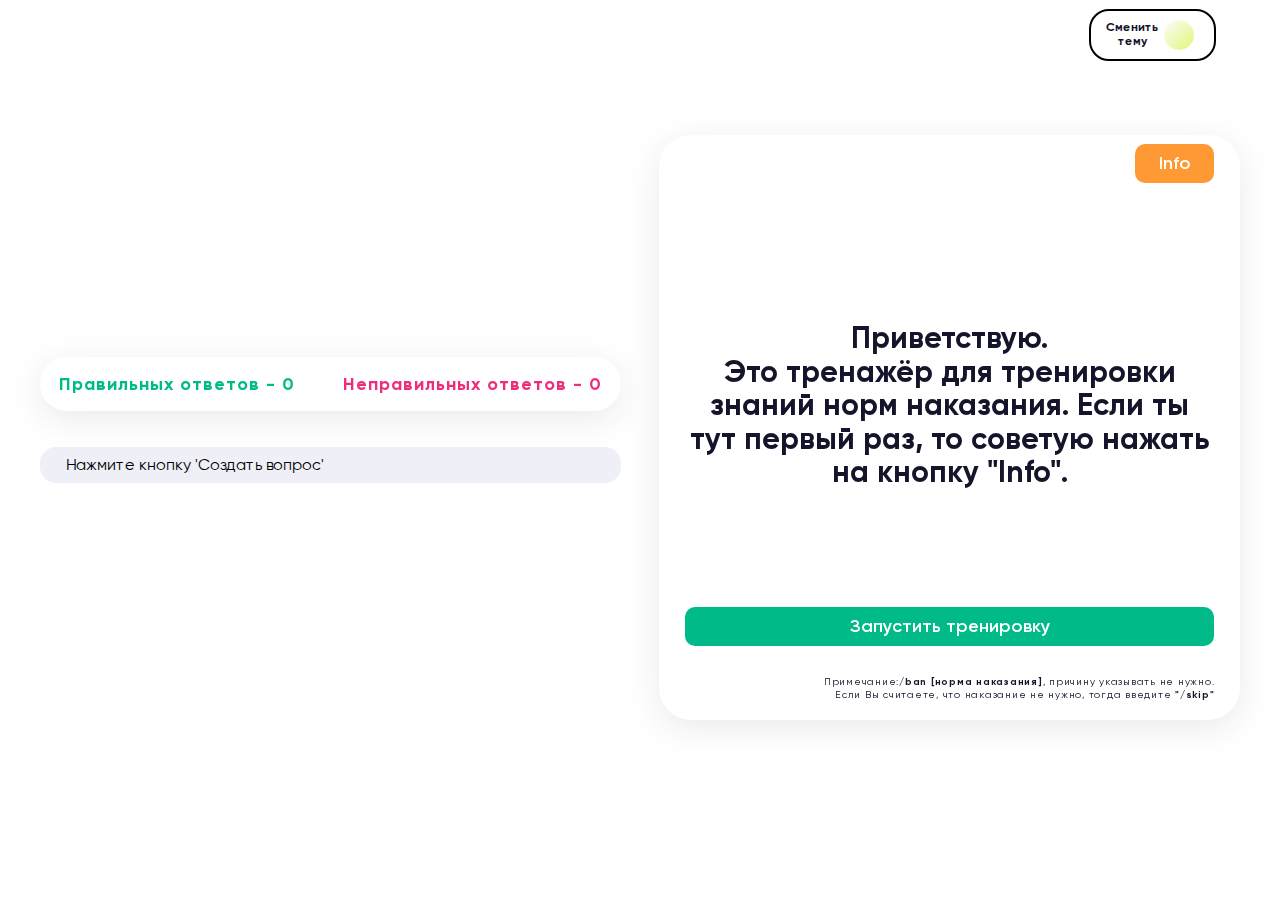
<file: index.html>
<!DOCTYPE html>
<html lang="ru">

<head>
     <meta charset="UTF-8">
     <meta http-equiv="X-UA-Compatible" content="IE=edge">
     <meta name="viewport" content="width=device-width, initial-scale=1.0">
     
     <link rel="stylesheet" href="css/normalize.css">
     <link id="themeCSS" rel="stylesheet" href="css/style.css">
     <link rel="stylesheet" href="css/media.css">
     <link rel="stylesheet" href="fonts/stylesheet.css">
     <title>Вопросник</title>
</head>

<body>
     <div class="chane__theme" onclick="changeTheme()">
          <h1>Сменить тему</h1>
          <div class="theme__icon light__theme"></div>
     </div>
     <div class="main__container">
          <div class="active__window">
               <div class="timer__window ">
                    <!-- Оно будет создаваться каждый раз, поэтому менять текст нужно в файле JS -->
                    <h1>Поле времени</h1>
               </div>
               <div class="stats__answer">
                    <h1 class="total_answer  true__answer">Правильных ответов - <span id="trueAnswerCount">0</span></h1>
                    <h1 class="total_answer  false__answer">Неправильных ответов - <span id="falseAnswerCount">0</span>
                    </h1>
               </div>
               <input disabled value="Нажмите кнопку 'Создать вопрос'" id="answerInput" class="answer__input"
                    type="text" placeholder="Пример: /ban 10 10" onkeydown="sendPunish(event)">
               <button disabled class="answer__button" id="answerButton" onclick="checkAnswer(state)">Наказать</button>
          </div>
          <div class="info__window">
               <button class="modal__window__btn" type="button" id="openFAQ" onclick="openFAQ()">Info</button>
               <p id="questionWindow" class="question__title">Приветствую.<br>Это тренажёр для тренировки знаний норм
                    наказания. Если ты тут первый раз, то советую нажать на кнопку "Info".
               </p>
               <button class="questionWindow__button" type="button" id="createQuestionBtn"
                    onclick="checkPossibleQuestions(state)">Запустить тренировку</button>
               <p class="question__note">Примечание:<strong>/ban [норма наказания]</strong>, причину указывать не
                    нужно.<br>
                    Если Вы считаете, что наказание не нужно, тогда введите <strong>"/skip"</strong></p>

          </div>
     </div>
     <div class="modal__window  none">
          <div class="content__wrap">
               <h1 class="modal__window__title">Помощь</h1>
               <p class="modal__window__about">Доброе пожаловать на тренировку твоих знаний, Администратор. Тут ты
                    можешь
                    проверить насколько хорошо ты знаешь нормы наказаний для игроков. Чтобы лучше закрепить свои знания,
                    <b>не
                         стоит подсматривать норму наказания</b>.
               </p>
               <hr>
               <p class="modal__window__FAQ">В этом тренажёре нужно указывать только часть наказания, а именно:<br>
                    1) Команду: /ban, /warn, /kick и тому подобное;<br>
                    2) Меру наказания (например для кика указываешь просто /kick);<br>
                    3) Если ты считаешь, что в какой-то из причин наказание не нужно, про просто введи "/skip".<br>
                    <hr>
                    Ответ дается по следующей форме: <b>/ban [норма наказания]</b>
                    <br>ID и причину наказания указывать не нужно.
                    <br><b>Пример:</b> Какое наказание за оск.родных? ---> /ban 30
                    <br><b>На ответ выдаётся 25 секунд</b>
               </p>
               <button class="closeModal  modal__window__btn" onclick="openFAQ()">Закрыть и вернуться к тесту!</button>
          </div>
     </div>
</body>

</html>
<script src="js/app.js"></script>
<script>
     function sendPunish(e) {
          e = e || window.event;
          console.log(e);
          if (e.keyCode === 13) {
               answerButton.click()
          }
     }
</script>
</file>
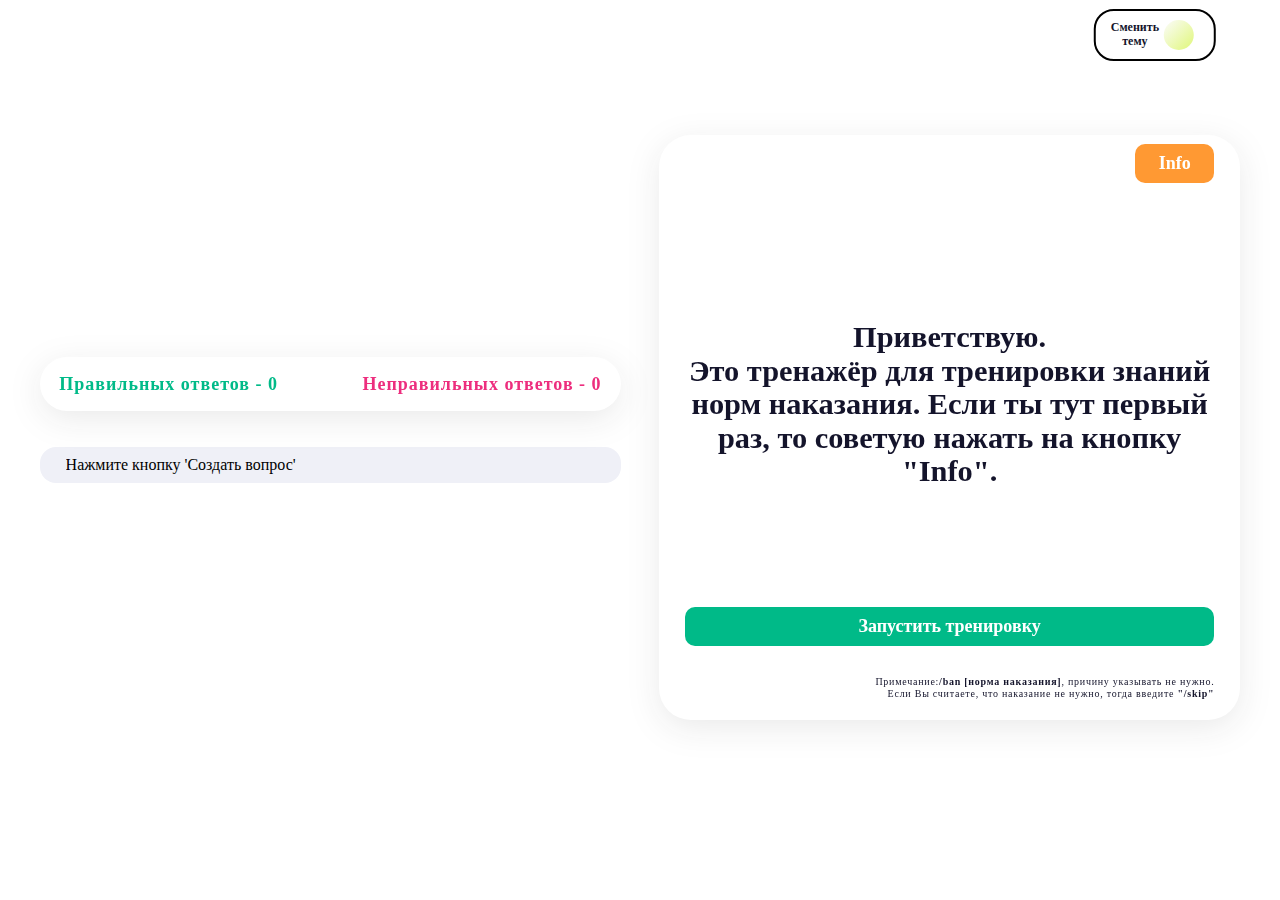
<file: Start.html>
<!DOCTYPE html>
<html lang="ru">

<head>
     <meta charset="UTF-8">
     <meta http-equiv="X-UA-Compatible" content="IE=edge">
     <meta name="viewport" content="width=device-width, initial-scale=1.0">
     <link rel="stylesheet" href="./Files/css/normalize.css">
     <link id="themeCSS" rel="stylesheet" href="./Files/css/style.css">
     <link rel="stylesheet" href="./Files/fonts/stylesheet.css">
     <title>Вопросник</title>
</head>

<body>
     <div class="chane__theme" onclick="changeTheme()">
          <h1>Сменить тему</h1>
          <div class="theme__icon light__theme"></div>
     </div>
     <div class="main__container">
          <div class="active__window">
               <div class="timer__window ">
                    <!-- Оно будет создаваться каждый раз, поэтому менять текст нужно в файле JS -->
                    <h1>Поле времени</h1>
               </div>
               <div class="stats__answer">
                    <h1 class="total_answer  true__answer">Правильных ответов - <span id="trueAnswerCount">0</span></h1>
                    <h1 class="total_answer  false__answer">Неправильных ответов - <span id="falseAnswerCount">0</span>
                    </h1>
               </div>
               <input disabled value="Нажмите кнопку 'Создать вопрос'" id="answerInput" class="answer__input"
                    type="text" placeholder="Пример: /ban 10 10" onkeydown="sendPunish(event)">
               <button disabled class="answer__button" id="answerButton" onclick="checkAnswer(state)">Наказать</button>
          </div>
          <div class="info__window">
               <button class="modal__window__btn" type="button" id="openFAQ" onclick="openFAQ()">Info</button>
               <p id="questionWindow" class="question__title">Приветствую.<br>Это тренажёр для тренировки знаний норм
                    наказания. Если ты тут первый раз, то советую нажать на кнопку "Info".
               </p>
               <button class="questionWindow__button" type="button" id="createQuestionBtn"
                    onclick="checkPossibleQuestions(state)">Запустить тренировку</button>
               <p class="question__note">Примечание:<strong>/ban [норма наказания]</strong>, причину указывать не
                    нужно.<br>
                    Если Вы считаете, что наказание не нужно, тогда введите <strong>"/skip"</strong></p>

          </div>
     </div>
     <div class="modal__window  none">
          <div class="content__wrap">
               <h1 class="modal__window__title">Помощь</h1>
               <p class="modal__window__about">Доброе пожаловать на тренировку твоих знаний, Администратор. Тут ты
                    можешь
                    проверить насколько хорошо ты знаешь нормы наказаний для игроков. Чтобы лучше закрепить свои знания,
                    <b>не
                         стоит подсматривать норму наказания</b>.
               </p>
               <hr>
               <p class="modal__window__FAQ">В этом тренажёре нужно указывать только часть наказания, а именно:<br>
                    1) Команду: /ban, /warn, /kick и тому подобное;<br>
                    2) Меру наказания (например для кика указываешь просто /kick);<br>
                    3) Если ты считаешь, что в какой-то из причин наказание не нужно, про просто введи "/skip".<br>
                    <hr>
                    Ответ дается по следующей форме: <b>/ban [норма наказания]</b>
                    <br>ID и причину наказания указывать не нужно.
                    <br><b>Пример:</b> Какое наказание за оск.родных? ---> /ban 30
                    <br><b>На ответ выдаётся 25 секунд</b>
               </p>
               <button class="closeModal  modal__window__btn" onclick="openFAQ()">Закрыть и вернуться к тесту!</button>
          </div>
     </div>
</body>

</html>
<script src="./Files/js/app.js"></script>
<script>
     function sendPunish(e) {
          e = e || window.event;
          console.log(e);
          if (e.keyCode === 13) {
               answerButton.click()
          }
     }
</script>
</file>
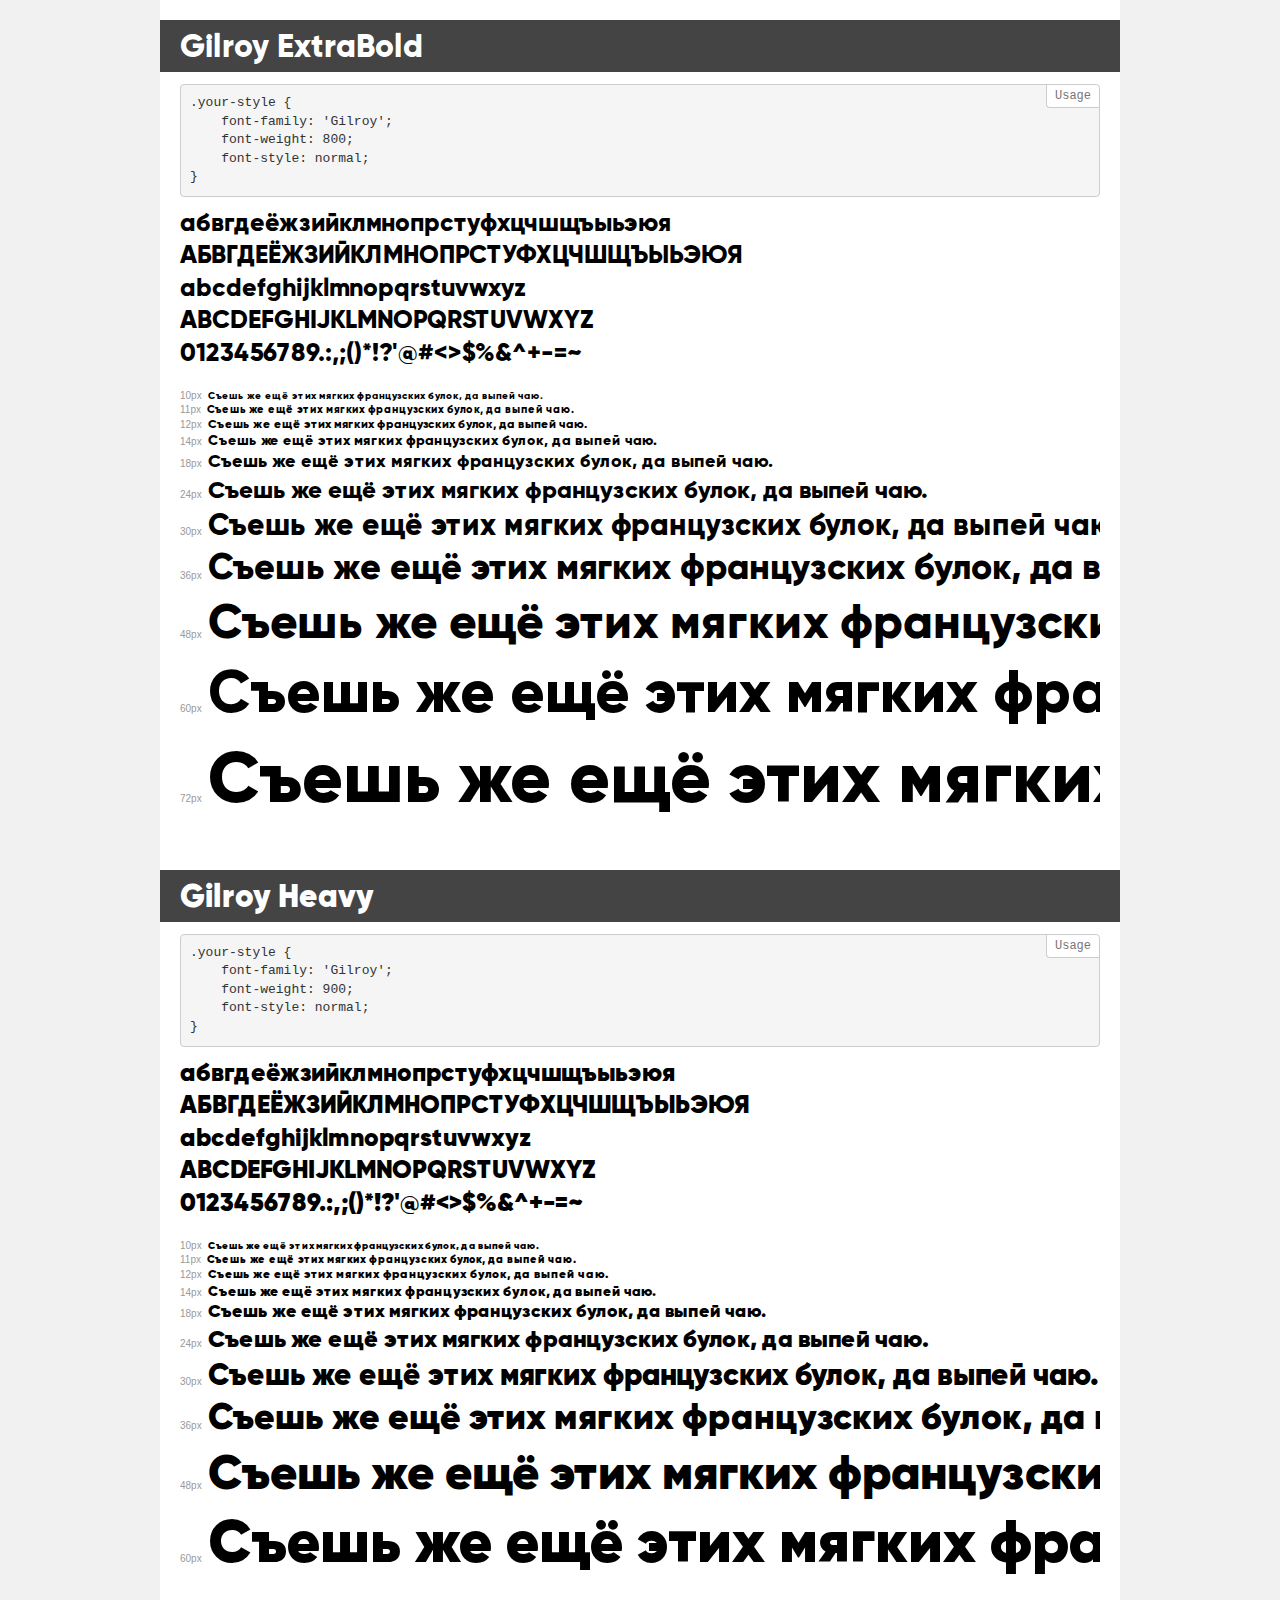
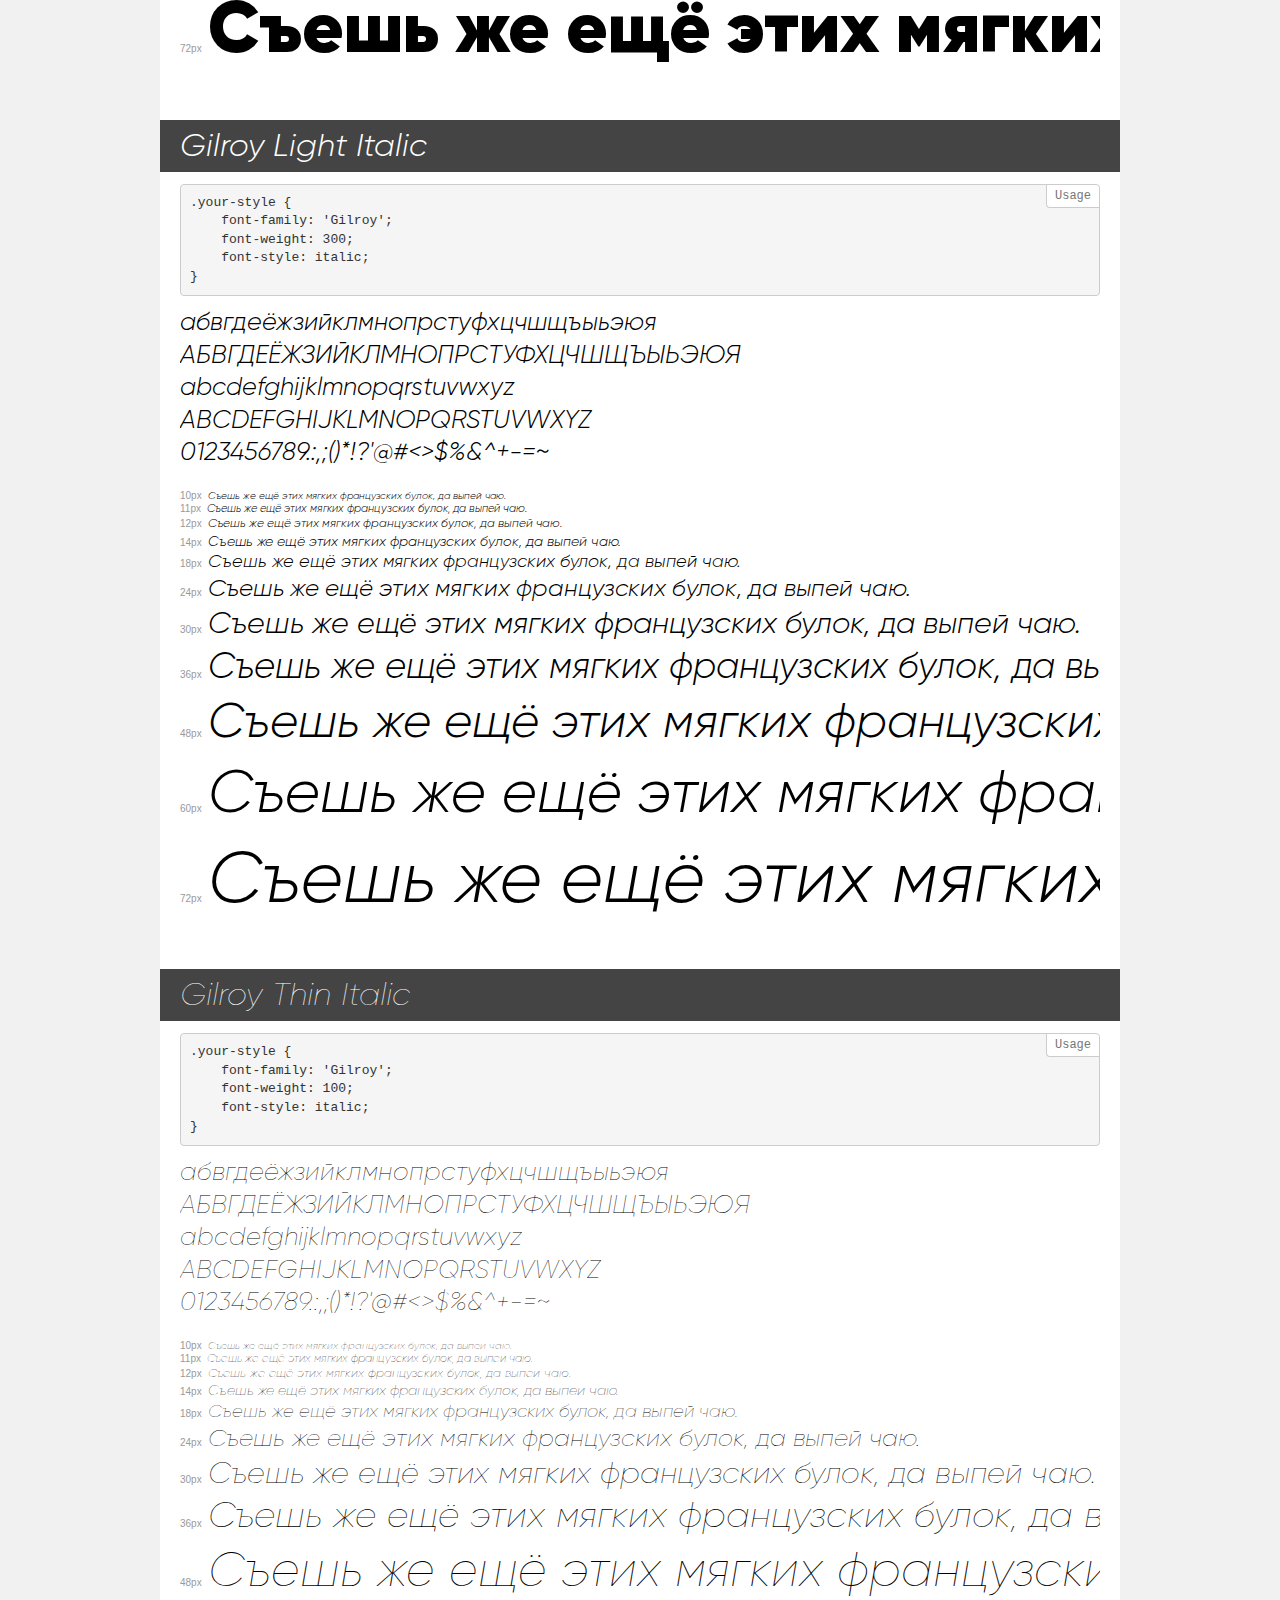
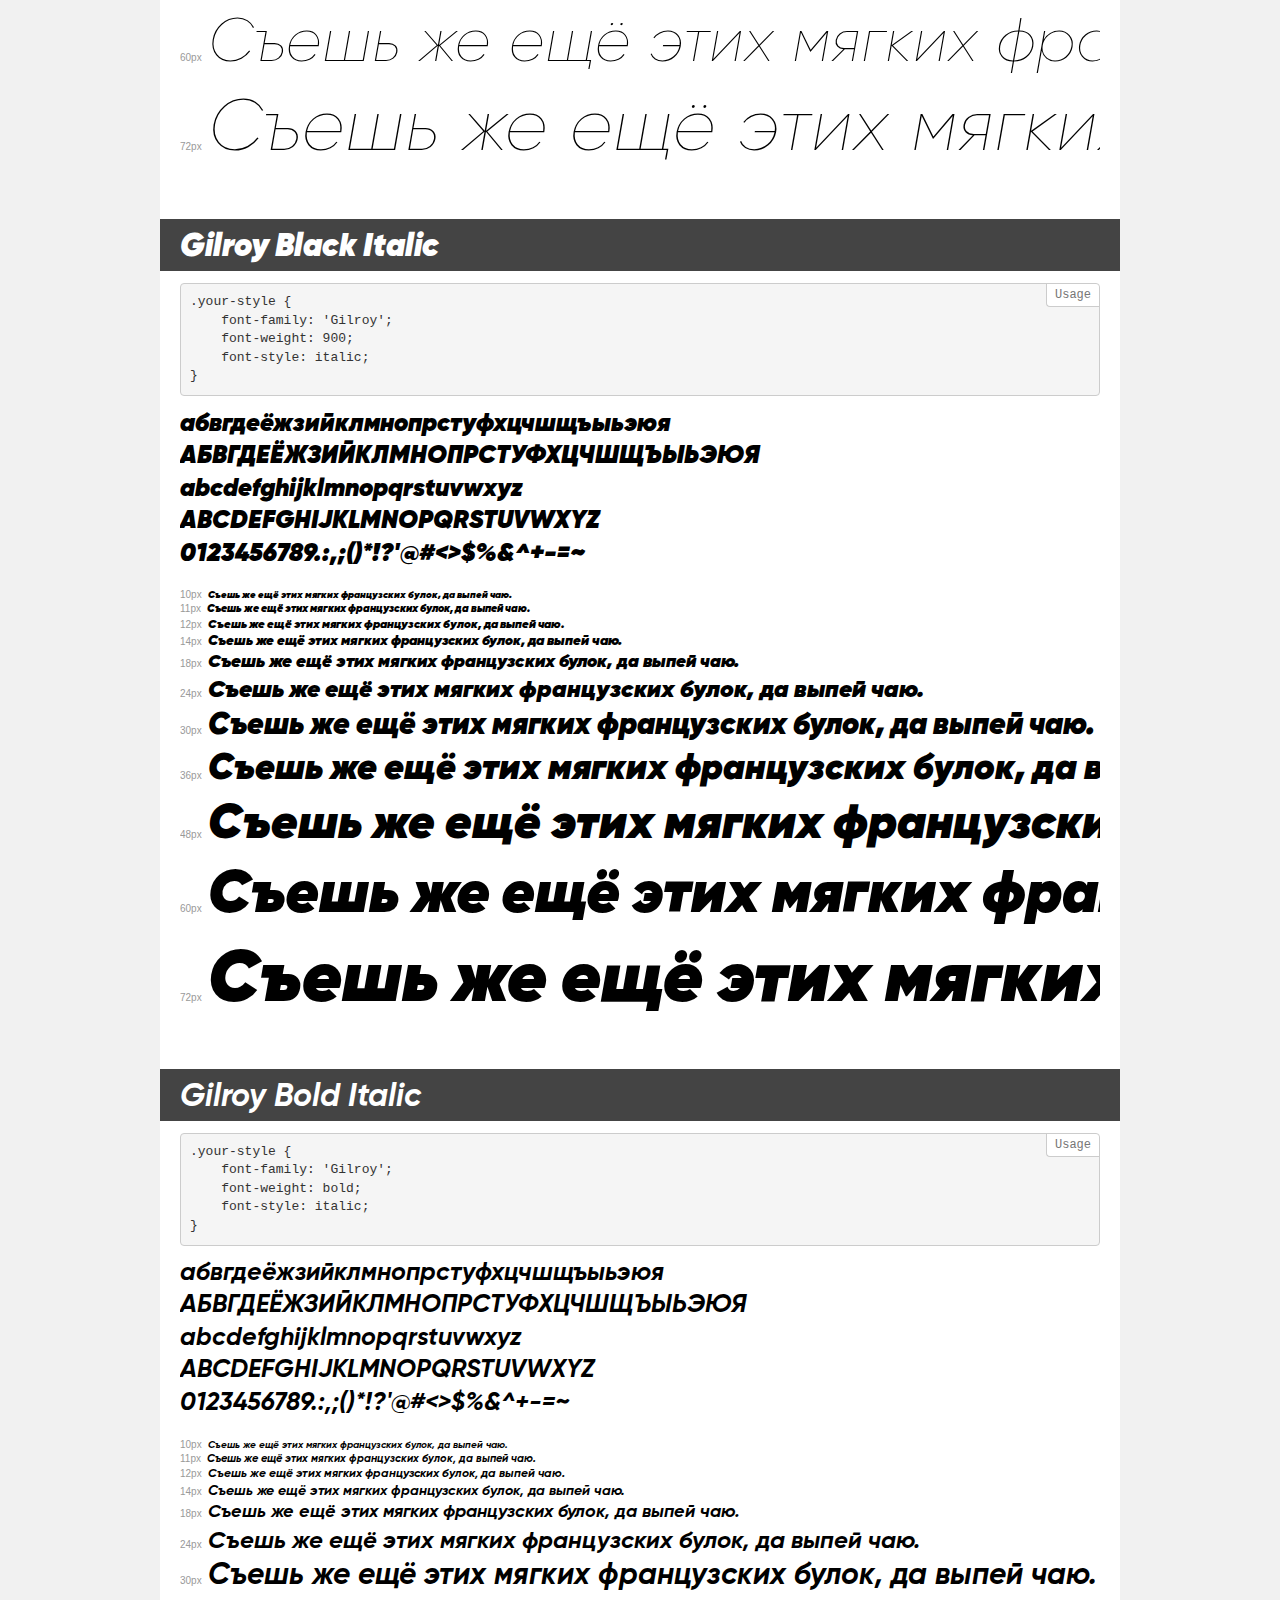
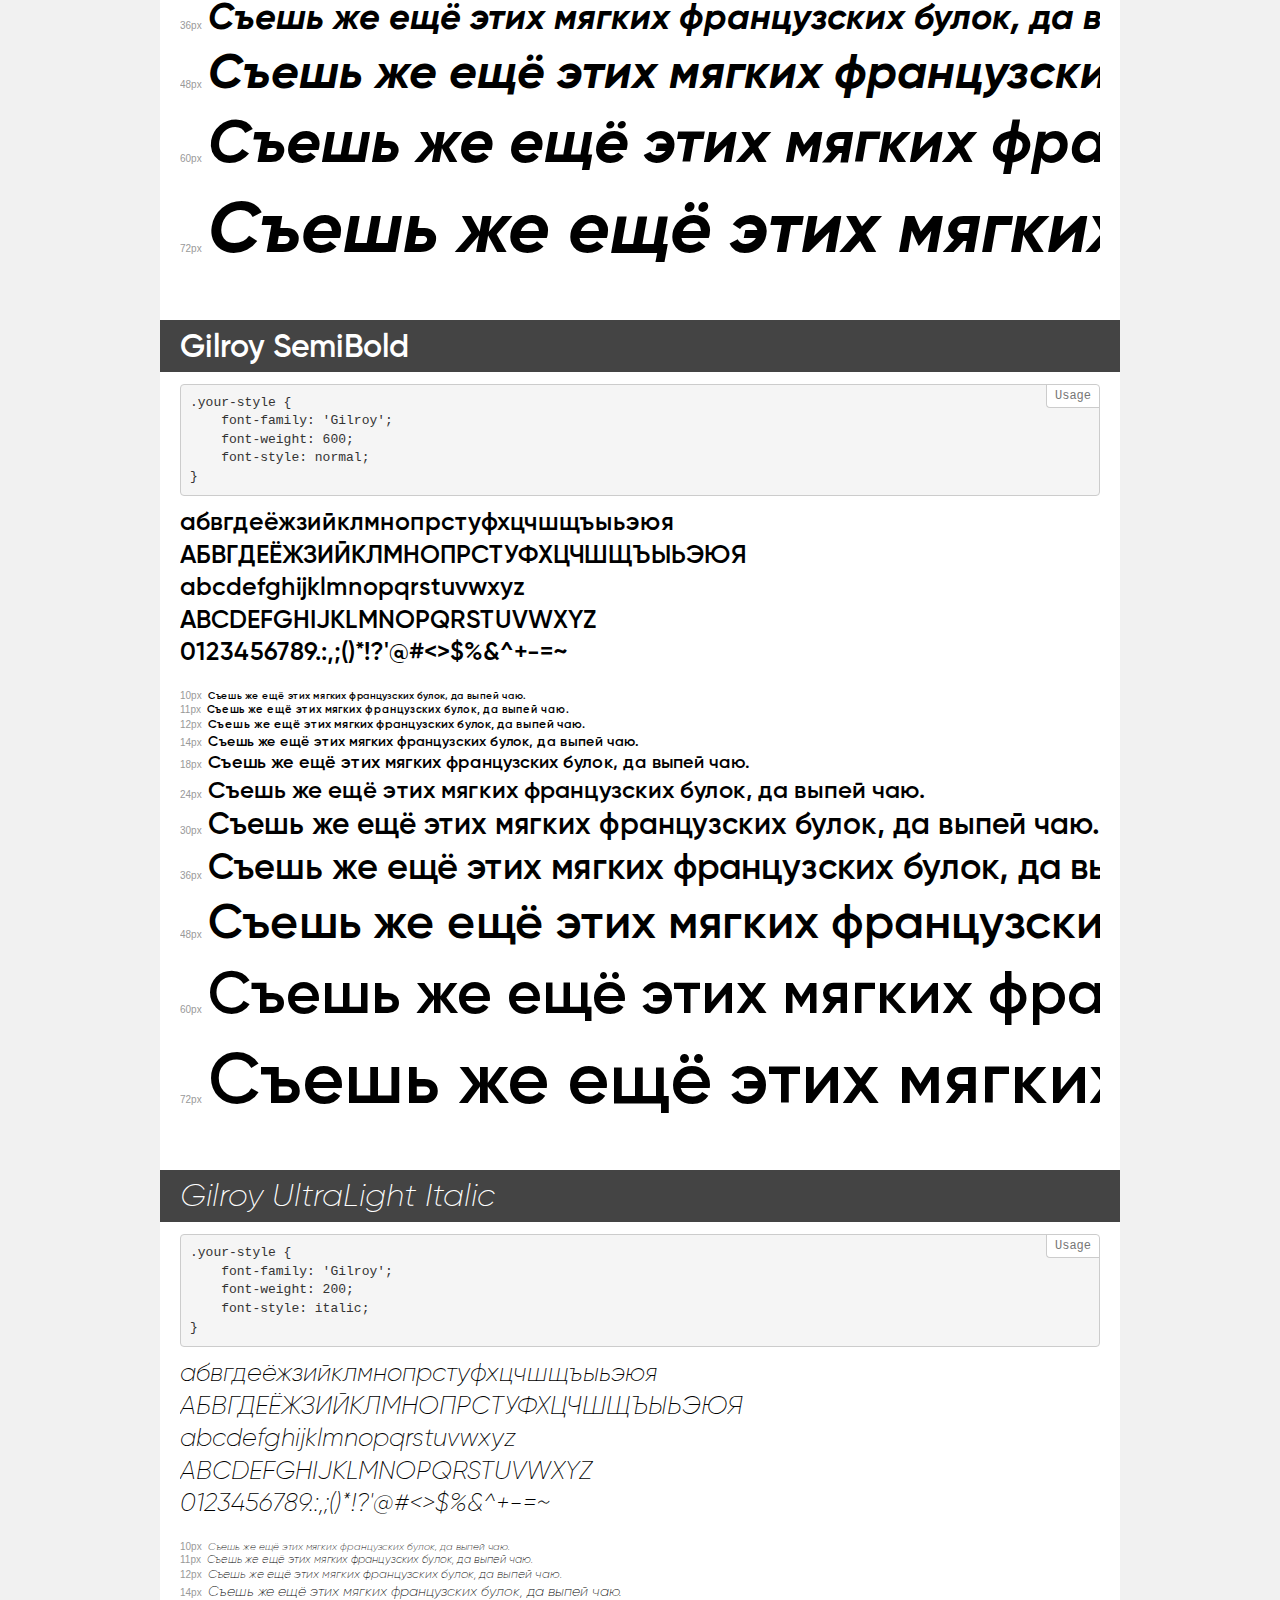
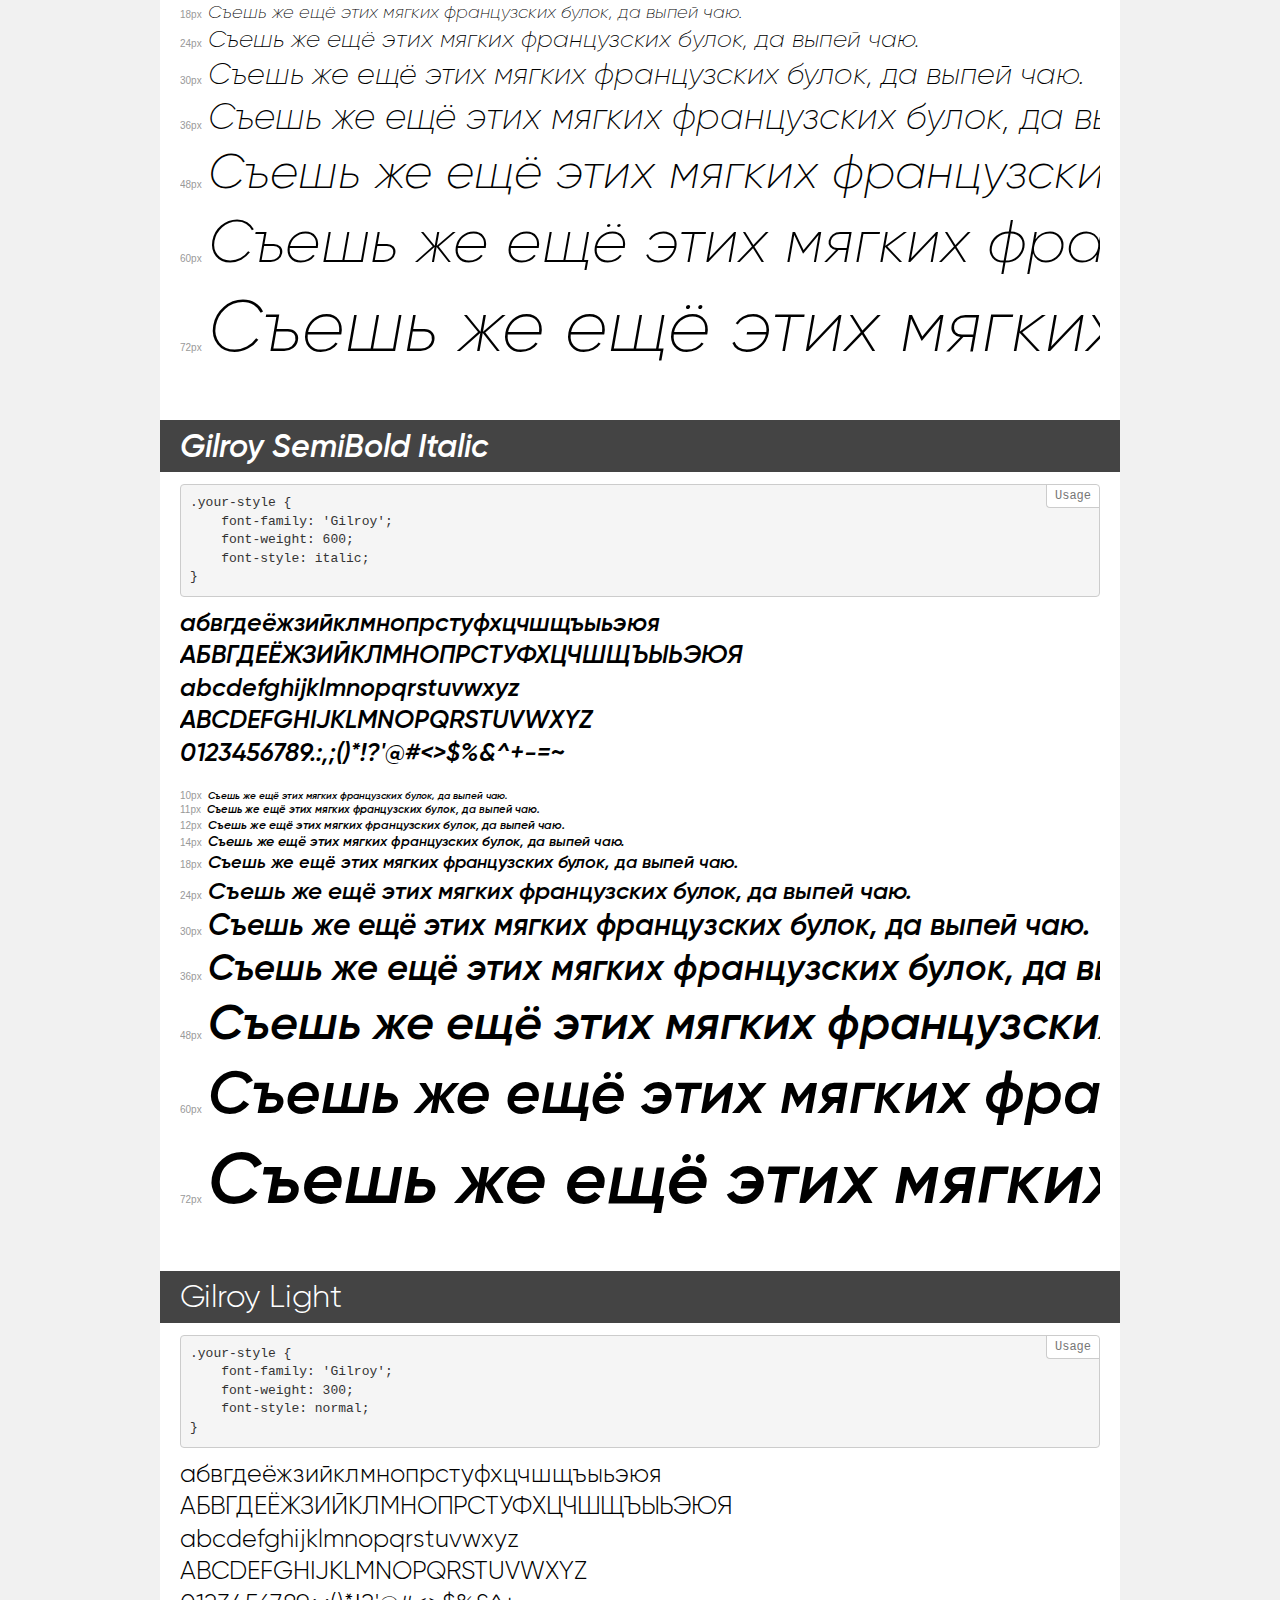
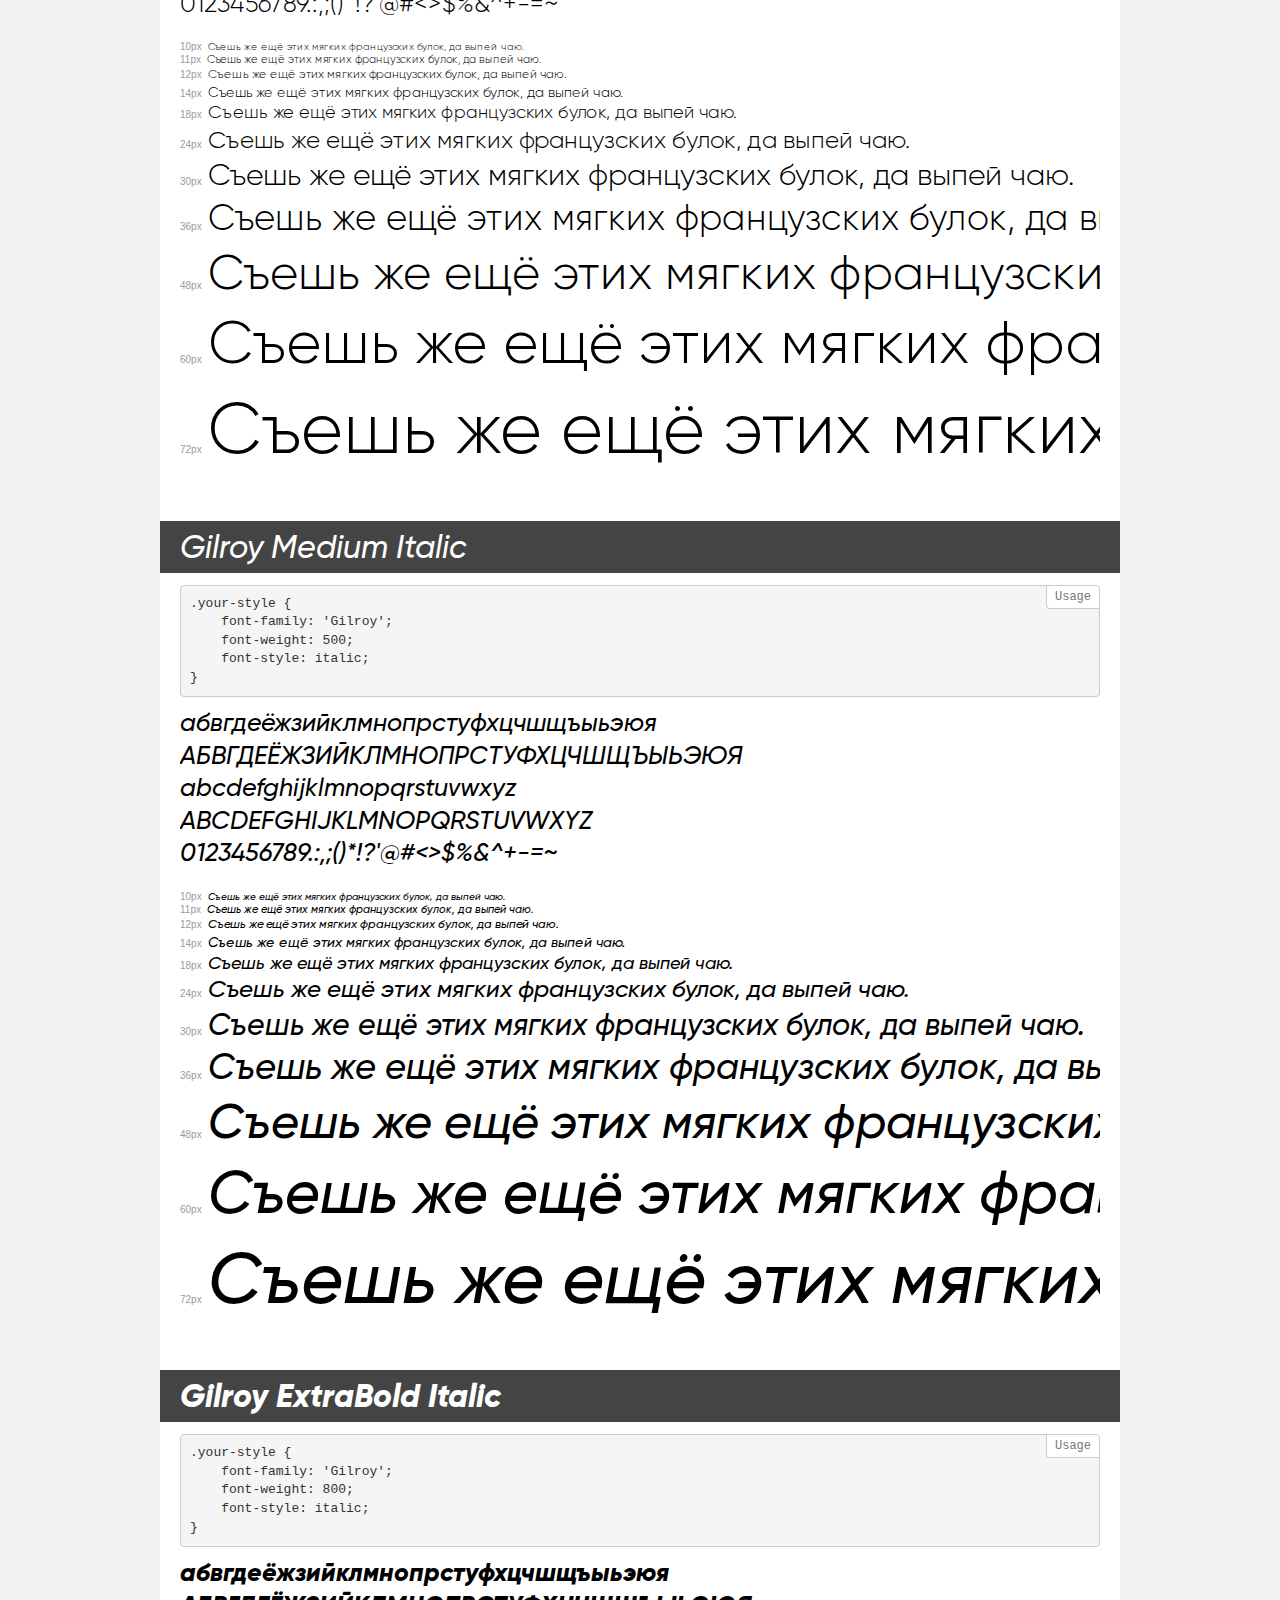
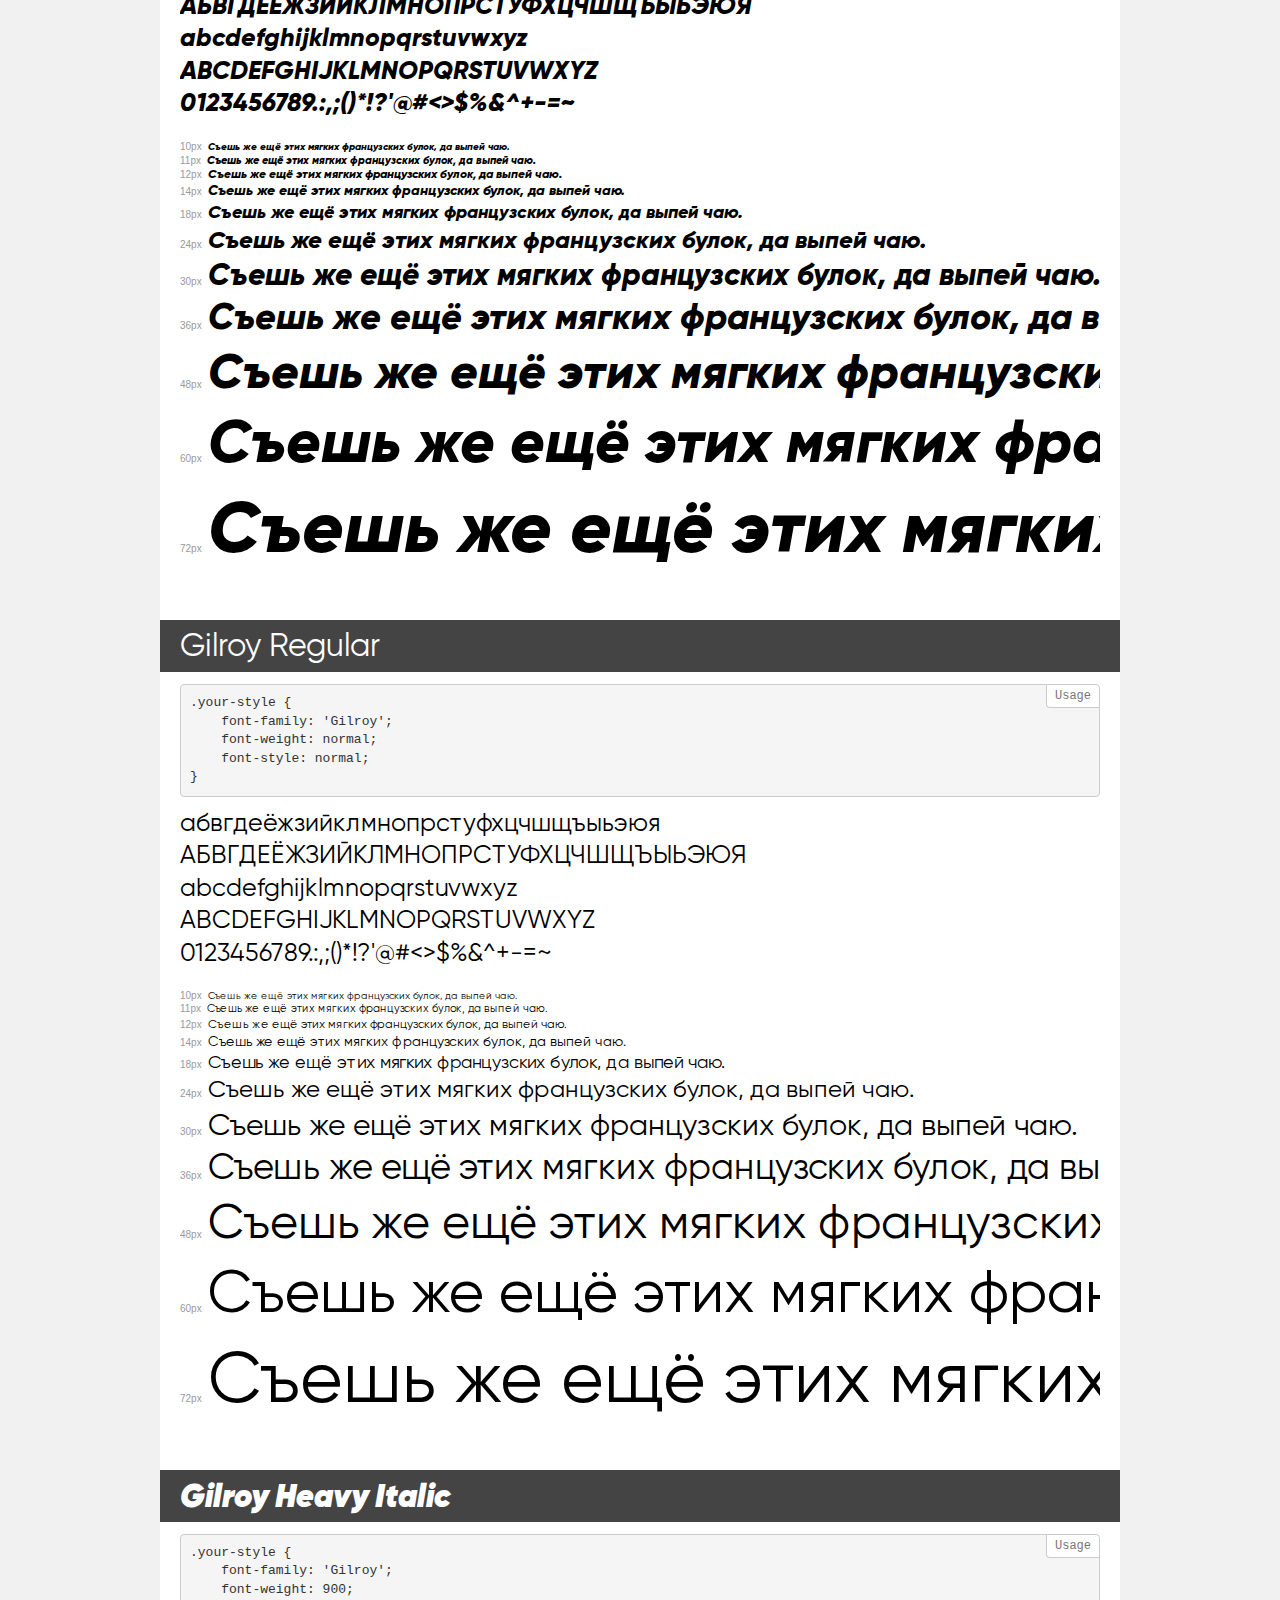
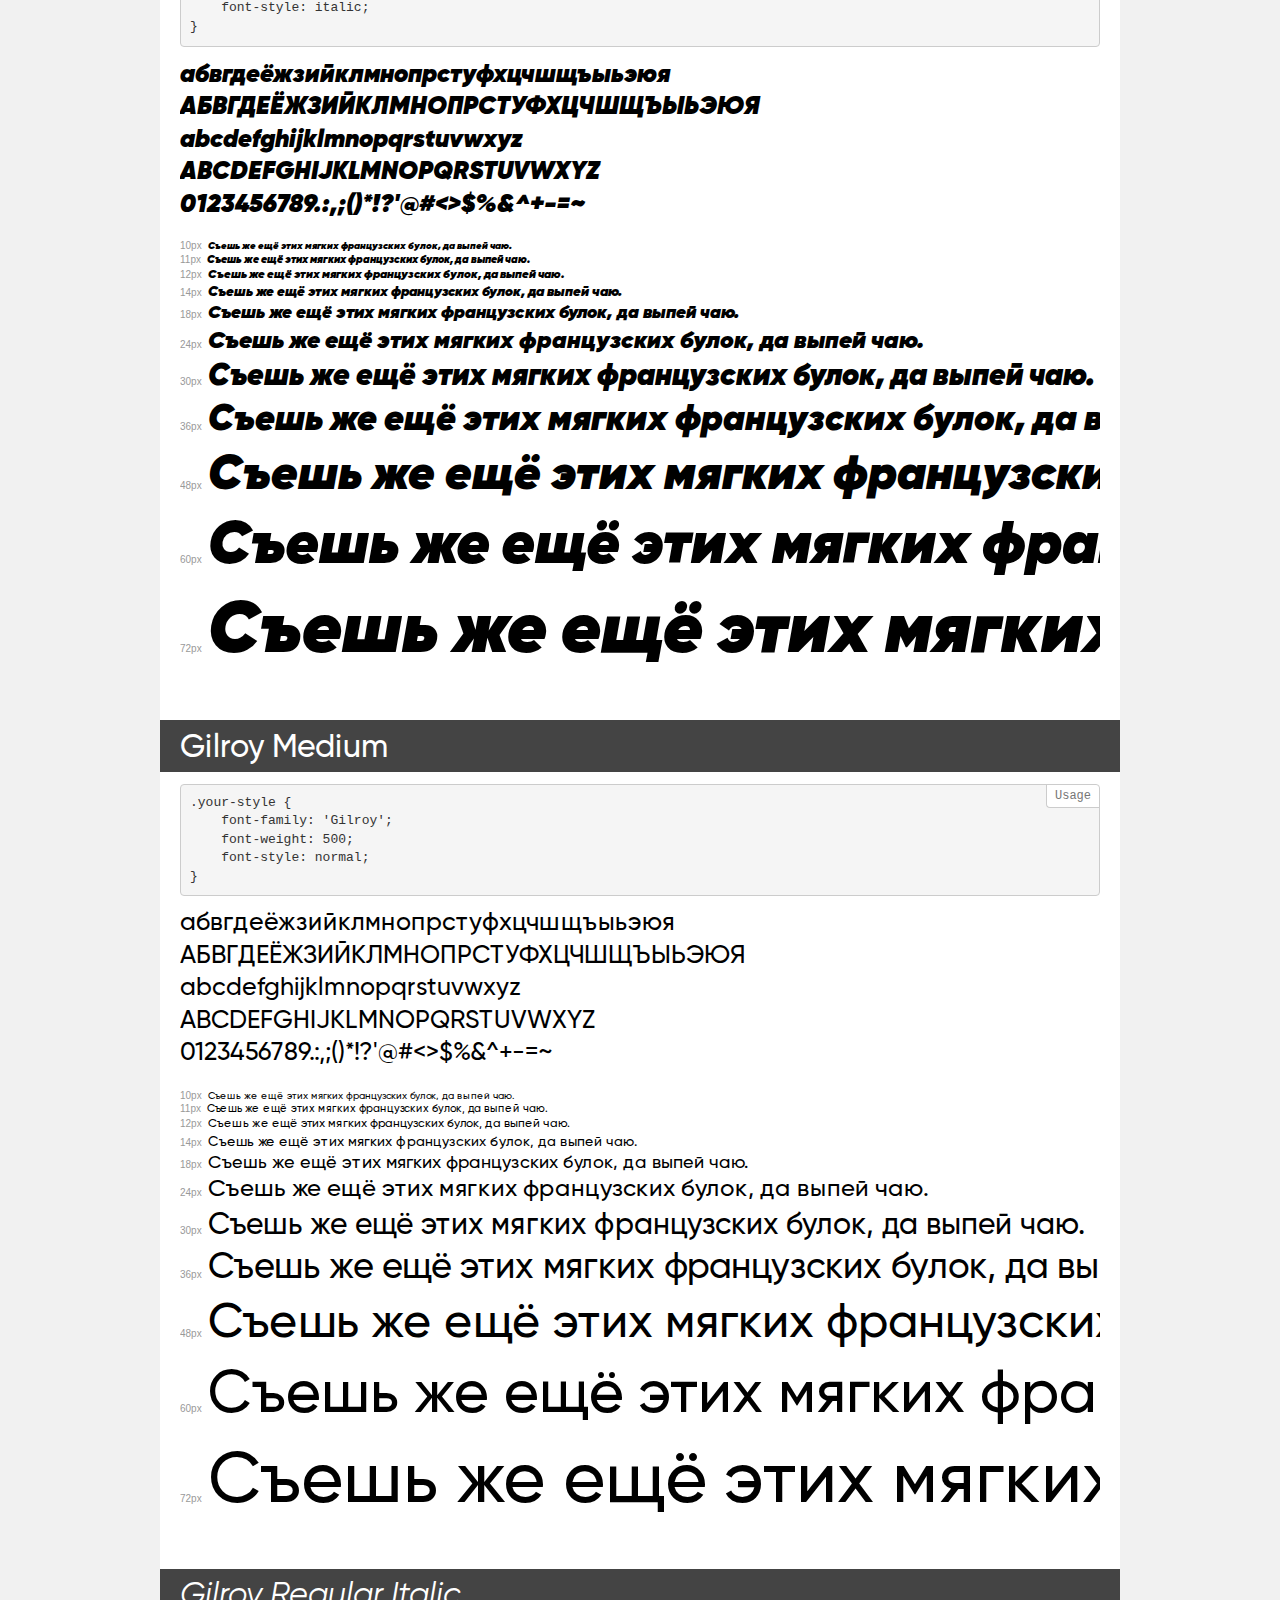
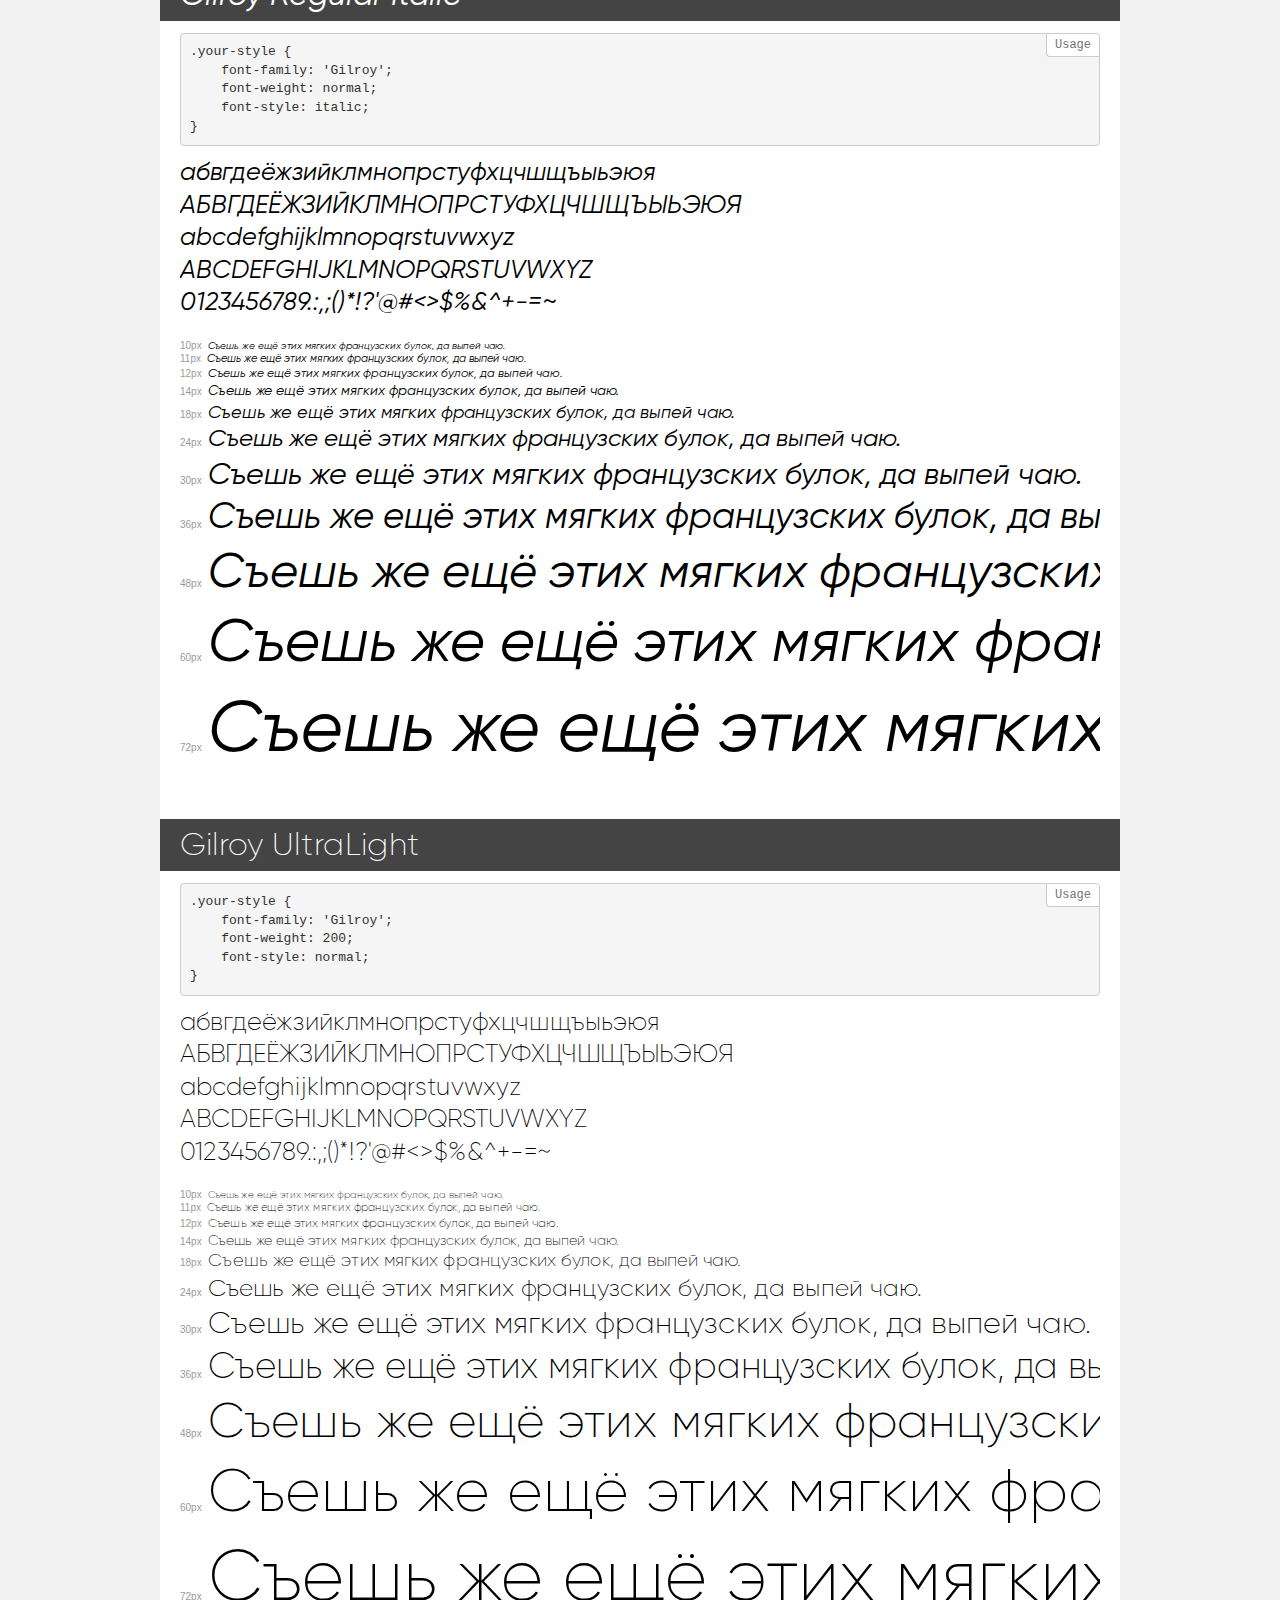
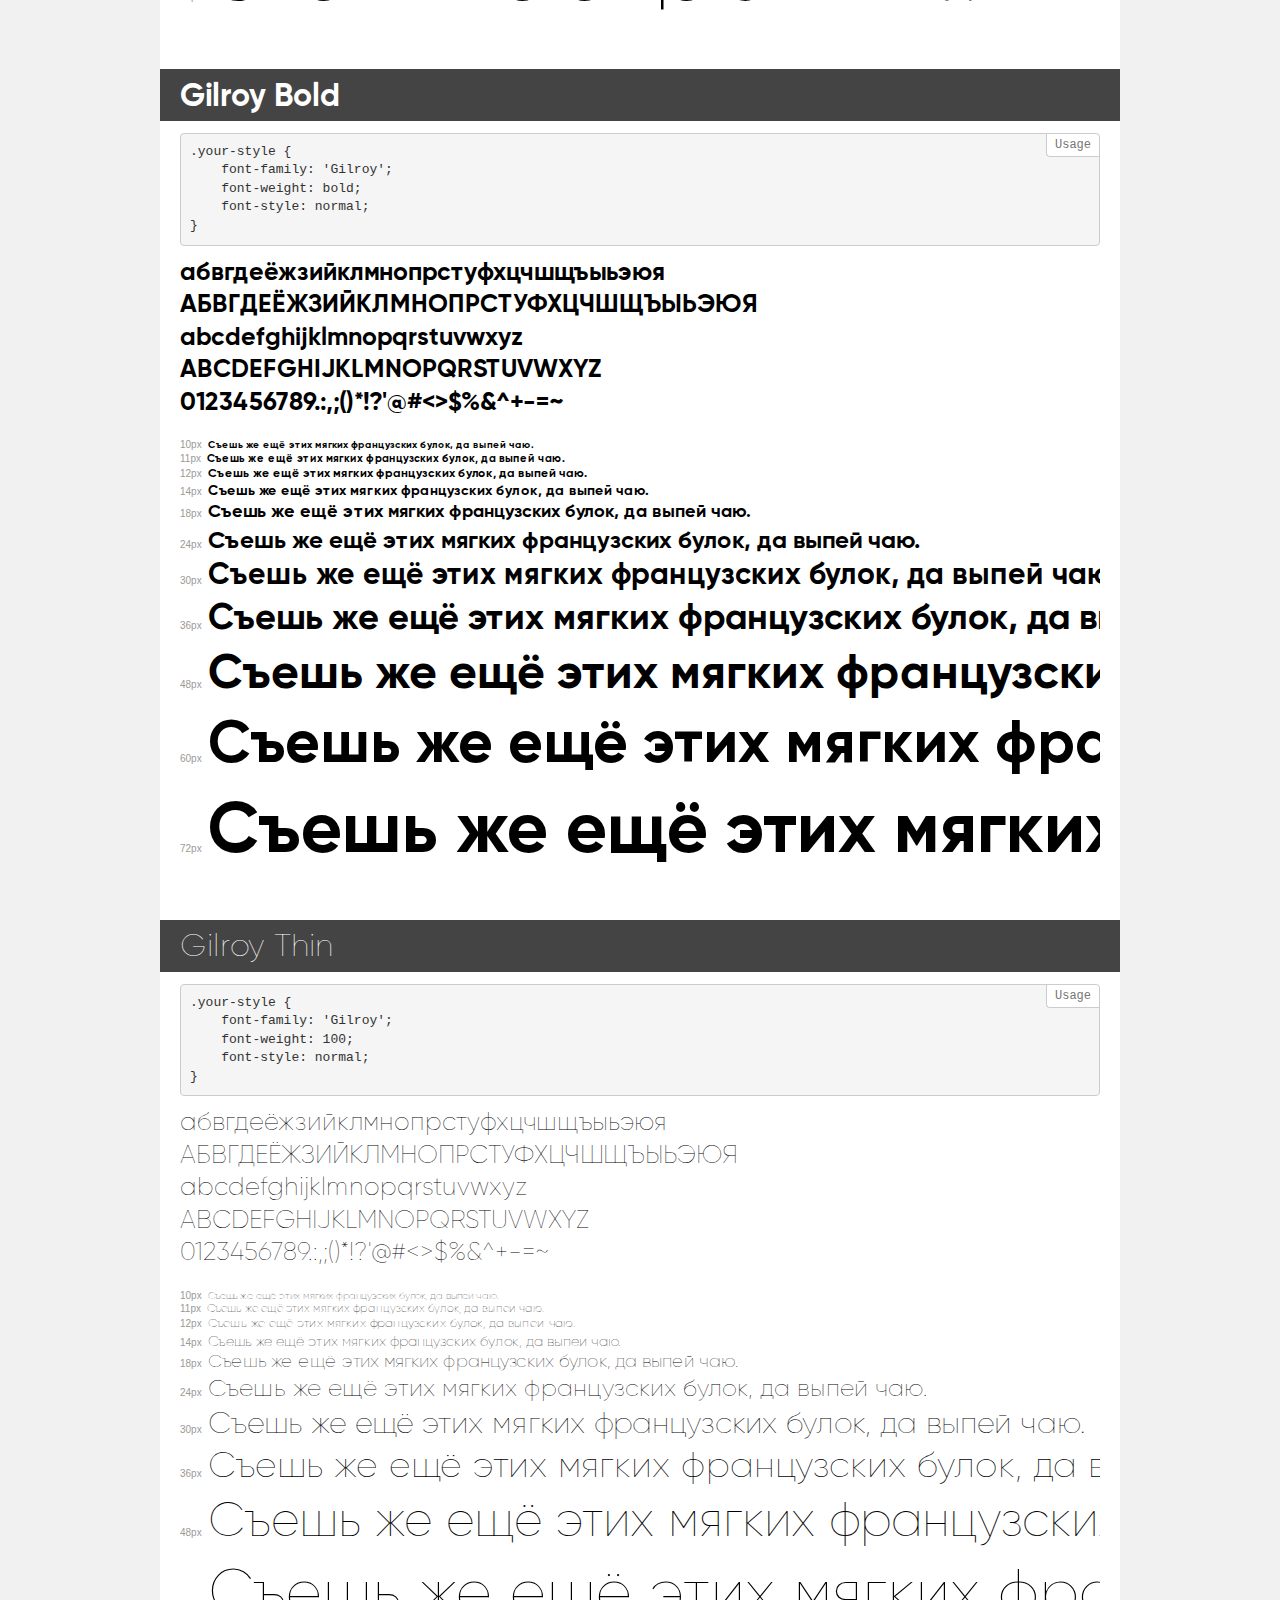
<file: fonts/demo.html>
<!DOCTYPE html>
<html>
<head>
    <meta charset="utf-8">
    <meta http-equiv="X-UA-Compatible" content="IE=edge">
    <meta name="viewport" content="width=device-width, initial-scale=1">
    <meta name="robots" content="noindex, noarchive">
    <meta name="format-detection" content="telephone=no">
    <title>Transfonter demo</title>
    <link href="stylesheet.css" rel="stylesheet">
    <style>
        /*
        http://meyerweb.com/eric/tools/css/reset/
        v2.0 | 20110126
        License: none (public domain)
        */
        html, body, div, span, applet, object, iframe,
        h1, h2, h3, h4, h5, h6, p, blockquote, pre,
        a, abbr, acronym, address, big, cite, code,
        del, dfn, em, img, ins, kbd, q, s, samp,
        small, strike, strong, sub, sup, tt, var,
        b, u, i, center,
        dl, dt, dd, ol, ul, li,
        fieldset, form, label, legend,
        table, caption, tbody, tfoot, thead, tr, th, td,
        article, aside, canvas, details, embed,
        figure, figcaption, footer, header, hgroup,
        menu, nav, output, ruby, section, summary,
        time, mark, audio, video {
            margin: 0;
            padding: 0;
            border: 0;
            font-size: 100%;
            font: inherit;
            vertical-align: baseline;
        }
        /* HTML5 display-role reset for older browsers */
        article, aside, details, figcaption, figure,
        footer, header, hgroup, menu, nav, section {
            display: block;
        }
        body {
            line-height: 1;
        }
        ol, ul {
            list-style: none;
        }
        blockquote, q {
            quotes: none;
        }
        blockquote:before, blockquote:after,
        q:before, q:after {
            content: '';
            content: none;
        }
        table {
            border-collapse: collapse;
            border-spacing: 0;
        }
        /* common styles */
        body {
            background: #f1f1f1;
            color: #000;
        }
        .page {
            background: #fff;
            width: 920px;
            margin: 0 auto;
            padding: 20px 20px 0 20px;
            overflow: hidden;
        }
        .font-container {
            overflow-x: auto;
            overflow-y: hidden;
            margin-bottom: 40px;
            line-height: 1.3;
            white-space: nowrap;
            padding-bottom: 5px;
        }
        h1 {
            position: relative;
            background: #444;
            font-size: 32px;
            color: #fff;
            padding: 10px 20px;
            margin: 0 -20px 12px -20px;
        }
        .letters {
            font-size: 25px;
            margin-bottom: 20px;
        }
        .s10:before {
            content: '10px';
        }
        .s11:before {
            content: '11px';
        }
        .s12:before {
            content: '12px';
        }
        .s14:before {
            content: '14px';
        }
        .s18:before {
            content: '18px';
        }
        .s24:before {
            content: '24px';
        }
        .s30:before {
            content: '30px';
        }
        .s36:before {
            content: '36px';
        }
        .s48:before {
            content: '48px';
        }
        .s60:before {
            content: '60px';
        }
        .s72:before {
            content: '72px';
        }
        .s10:before, .s11:before, .s12:before, .s14:before,
        .s18:before, .s24:before, .s30:before, .s36:before,
        .s48:before, .s60:before, .s72:before {
            font-family: Arial, sans-serif;
            font-size: 10px;
            font-weight: normal;
            font-style: normal;
            color: #999;
            padding-right: 6px;
        }
        pre {
            display: block;
            position: relative;
            padding: 9px;
            margin: 0 0 10px;
            font-family: Monaco, Menlo, Consolas, "Courier New", monospace !important;
            font-size: 13px;
            line-height: 1.428571429;
            color: #333;
            font-weight: normal !important;
            font-style: normal !important;
            background-color: #f5f5f5;
            border: 1px solid #ccc;
            overflow-x: auto;
            border-radius: 4px;
        }
        pre:after {
            display: block;
            position: absolute;
            right: 0;
            top: 0;
            content: 'Usage';
            line-height: 1;
            padding: 5px 8px;
            font-size: 12px;
            color: #767676;
            background-color: #fff;
            border: 1px solid #ccc;
            border-right: none;
            border-top: none;
            border-radius: 0 4px 0 4px;
            z-index: 10;
        }
        /* responsive */
        @media (max-width: 959px) {
            .page {
                width: auto;
                margin: 0;
            }
        }
    </style>
</head>
<body>
<div class="page">
    <div class="demo" style="font-family: 'Gilroy'; font-weight: 800; font-style: normal;">
        <h1>Gilroy ExtraBold</h1>
        <pre>.your-style {
    font-family: 'Gilroy';
    font-weight: 800;
    font-style: normal;
}</pre>
        <div class="font-container">
            <p class="letters">
                абвгдеёжзийклмнопрстуфхцчшщъыьэюя<br>
АБВГДЕЁЖЗИЙКЛМНОПРСТУФХЦЧШЩЪЫЬЭЮЯ<br>
abcdefghijklmnopqrstuvwxyz<br>
ABCDEFGHIJKLMNOPQRSTUVWXYZ<br>
                0123456789.:,;()*!?'@#<>$%&^+-=~
            </p>
            <p class="s10" style="font-size: 10px;">Съешь же ещё этих мягких французских булок, да выпей чаю.</p>
            <p class="s11" style="font-size: 11px;">Съешь же ещё этих мягких французских булок, да выпей чаю.</p>
            <p class="s12" style="font-size: 12px;">Съешь же ещё этих мягких французских булок, да выпей чаю.</p>
            <p class="s14" style="font-size: 14px;">Съешь же ещё этих мягких французских булок, да выпей чаю.</p>
            <p class="s18" style="font-size: 18px;">Съешь же ещё этих мягких французских булок, да выпей чаю.</p>
            <p class="s24" style="font-size: 24px;">Съешь же ещё этих мягких французских булок, да выпей чаю.</p>
            <p class="s30" style="font-size: 30px;">Съешь же ещё этих мягких французских булок, да выпей чаю.</p>
            <p class="s36" style="font-size: 36px;">Съешь же ещё этих мягких французских булок, да выпей чаю.</p>
            <p class="s48" style="font-size: 48px;">Съешь же ещё этих мягких французских булок, да выпей чаю.</p>
            <p class="s60" style="font-size: 60px;">Съешь же ещё этих мягких французских булок, да выпей чаю.</p>
            <p class="s72" style="font-size: 72px;">Съешь же ещё этих мягких французских булок, да выпей чаю.</p>
        </div>
    </div>
    <div class="demo" style="font-family: 'Gilroy'; font-weight: 900; font-style: normal;">
        <h1>Gilroy Heavy</h1>
        <pre>.your-style {
    font-family: 'Gilroy';
    font-weight: 900;
    font-style: normal;
}</pre>
        <div class="font-container">
            <p class="letters">
                абвгдеёжзийклмнопрстуфхцчшщъыьэюя<br>
АБВГДЕЁЖЗИЙКЛМНОПРСТУФХЦЧШЩЪЫЬЭЮЯ<br>
abcdefghijklmnopqrstuvwxyz<br>
ABCDEFGHIJKLMNOPQRSTUVWXYZ<br>
                0123456789.:,;()*!?'@#<>$%&^+-=~
            </p>
            <p class="s10" style="font-size: 10px;">Съешь же ещё этих мягких французских булок, да выпей чаю.</p>
            <p class="s11" style="font-size: 11px;">Съешь же ещё этих мягких французских булок, да выпей чаю.</p>
            <p class="s12" style="font-size: 12px;">Съешь же ещё этих мягких французских булок, да выпей чаю.</p>
            <p class="s14" style="font-size: 14px;">Съешь же ещё этих мягких французских булок, да выпей чаю.</p>
            <p class="s18" style="font-size: 18px;">Съешь же ещё этих мягких французских булок, да выпей чаю.</p>
            <p class="s24" style="font-size: 24px;">Съешь же ещё этих мягких французских булок, да выпей чаю.</p>
            <p class="s30" style="font-size: 30px;">Съешь же ещё этих мягких французских булок, да выпей чаю.</p>
            <p class="s36" style="font-size: 36px;">Съешь же ещё этих мягких французских булок, да выпей чаю.</p>
            <p class="s48" style="font-size: 48px;">Съешь же ещё этих мягких французских булок, да выпей чаю.</p>
            <p class="s60" style="font-size: 60px;">Съешь же ещё этих мягких французских булок, да выпей чаю.</p>
            <p class="s72" style="font-size: 72px;">Съешь же ещё этих мягких французских булок, да выпей чаю.</p>
        </div>
    </div>
    <div class="demo" style="font-family: 'Gilroy'; font-weight: 300; font-style: italic;">
        <h1>Gilroy Light Italic</h1>
        <pre>.your-style {
    font-family: 'Gilroy';
    font-weight: 300;
    font-style: italic;
}</pre>
        <div class="font-container">
            <p class="letters">
                абвгдеёжзийклмнопрстуфхцчшщъыьэюя<br>
АБВГДЕЁЖЗИЙКЛМНОПРСТУФХЦЧШЩЪЫЬЭЮЯ<br>
abcdefghijklmnopqrstuvwxyz<br>
ABCDEFGHIJKLMNOPQRSTUVWXYZ<br>
                0123456789.:,;()*!?'@#<>$%&^+-=~
            </p>
            <p class="s10" style="font-size: 10px;">Съешь же ещё этих мягких французских булок, да выпей чаю.</p>
            <p class="s11" style="font-size: 11px;">Съешь же ещё этих мягких французских булок, да выпей чаю.</p>
            <p class="s12" style="font-size: 12px;">Съешь же ещё этих мягких французских булок, да выпей чаю.</p>
            <p class="s14" style="font-size: 14px;">Съешь же ещё этих мягких французских булок, да выпей чаю.</p>
            <p class="s18" style="font-size: 18px;">Съешь же ещё этих мягких французских булок, да выпей чаю.</p>
            <p class="s24" style="font-size: 24px;">Съешь же ещё этих мягких французских булок, да выпей чаю.</p>
            <p class="s30" style="font-size: 30px;">Съешь же ещё этих мягких французских булок, да выпей чаю.</p>
            <p class="s36" style="font-size: 36px;">Съешь же ещё этих мягких французских булок, да выпей чаю.</p>
            <p class="s48" style="font-size: 48px;">Съешь же ещё этих мягких французских булок, да выпей чаю.</p>
            <p class="s60" style="font-size: 60px;">Съешь же ещё этих мягких французских булок, да выпей чаю.</p>
            <p class="s72" style="font-size: 72px;">Съешь же ещё этих мягких французских булок, да выпей чаю.</p>
        </div>
    </div>
    <div class="demo" style="font-family: 'Gilroy'; font-weight: 100; font-style: italic;">
        <h1>Gilroy Thin Italic</h1>
        <pre>.your-style {
    font-family: 'Gilroy';
    font-weight: 100;
    font-style: italic;
}</pre>
        <div class="font-container">
            <p class="letters">
                абвгдеёжзийклмнопрстуфхцчшщъыьэюя<br>
АБВГДЕЁЖЗИЙКЛМНОПРСТУФХЦЧШЩЪЫЬЭЮЯ<br>
abcdefghijklmnopqrstuvwxyz<br>
ABCDEFGHIJKLMNOPQRSTUVWXYZ<br>
                0123456789.:,;()*!?'@#<>$%&^+-=~
            </p>
            <p class="s10" style="font-size: 10px;">Съешь же ещё этих мягких французских булок, да выпей чаю.</p>
            <p class="s11" style="font-size: 11px;">Съешь же ещё этих мягких французских булок, да выпей чаю.</p>
            <p class="s12" style="font-size: 12px;">Съешь же ещё этих мягких французских булок, да выпей чаю.</p>
            <p class="s14" style="font-size: 14px;">Съешь же ещё этих мягких французских булок, да выпей чаю.</p>
            <p class="s18" style="font-size: 18px;">Съешь же ещё этих мягких французских булок, да выпей чаю.</p>
            <p class="s24" style="font-size: 24px;">Съешь же ещё этих мягких французских булок, да выпей чаю.</p>
            <p class="s30" style="font-size: 30px;">Съешь же ещё этих мягких французских булок, да выпей чаю.</p>
            <p class="s36" style="font-size: 36px;">Съешь же ещё этих мягких французских булок, да выпей чаю.</p>
            <p class="s48" style="font-size: 48px;">Съешь же ещё этих мягких французских булок, да выпей чаю.</p>
            <p class="s60" style="font-size: 60px;">Съешь же ещё этих мягких французских булок, да выпей чаю.</p>
            <p class="s72" style="font-size: 72px;">Съешь же ещё этих мягких французских булок, да выпей чаю.</p>
        </div>
    </div>
    <div class="demo" style="font-family: 'Gilroy'; font-weight: 900; font-style: italic;">
        <h1>Gilroy Black Italic</h1>
        <pre>.your-style {
    font-family: 'Gilroy';
    font-weight: 900;
    font-style: italic;
}</pre>
        <div class="font-container">
            <p class="letters">
                абвгдеёжзийклмнопрстуфхцчшщъыьэюя<br>
АБВГДЕЁЖЗИЙКЛМНОПРСТУФХЦЧШЩЪЫЬЭЮЯ<br>
abcdefghijklmnopqrstuvwxyz<br>
ABCDEFGHIJKLMNOPQRSTUVWXYZ<br>
                0123456789.:,;()*!?'@#<>$%&^+-=~
            </p>
            <p class="s10" style="font-size: 10px;">Съешь же ещё этих мягких французских булок, да выпей чаю.</p>
            <p class="s11" style="font-size: 11px;">Съешь же ещё этих мягких французских булок, да выпей чаю.</p>
            <p class="s12" style="font-size: 12px;">Съешь же ещё этих мягких французских булок, да выпей чаю.</p>
            <p class="s14" style="font-size: 14px;">Съешь же ещё этих мягких французских булок, да выпей чаю.</p>
            <p class="s18" style="font-size: 18px;">Съешь же ещё этих мягких французских булок, да выпей чаю.</p>
            <p class="s24" style="font-size: 24px;">Съешь же ещё этих мягких французских булок, да выпей чаю.</p>
            <p class="s30" style="font-size: 30px;">Съешь же ещё этих мягких французских булок, да выпей чаю.</p>
            <p class="s36" style="font-size: 36px;">Съешь же ещё этих мягких французских булок, да выпей чаю.</p>
            <p class="s48" style="font-size: 48px;">Съешь же ещё этих мягких французских булок, да выпей чаю.</p>
            <p class="s60" style="font-size: 60px;">Съешь же ещё этих мягких французских булок, да выпей чаю.</p>
            <p class="s72" style="font-size: 72px;">Съешь же ещё этих мягких французских булок, да выпей чаю.</p>
        </div>
    </div>
    <div class="demo" style="font-family: 'Gilroy'; font-weight: bold; font-style: italic;">
        <h1>Gilroy Bold Italic</h1>
        <pre>.your-style {
    font-family: 'Gilroy';
    font-weight: bold;
    font-style: italic;
}</pre>
        <div class="font-container">
            <p class="letters">
                абвгдеёжзийклмнопрстуфхцчшщъыьэюя<br>
АБВГДЕЁЖЗИЙКЛМНОПРСТУФХЦЧШЩЪЫЬЭЮЯ<br>
abcdefghijklmnopqrstuvwxyz<br>
ABCDEFGHIJKLMNOPQRSTUVWXYZ<br>
                0123456789.:,;()*!?'@#<>$%&^+-=~
            </p>
            <p class="s10" style="font-size: 10px;">Съешь же ещё этих мягких французских булок, да выпей чаю.</p>
            <p class="s11" style="font-size: 11px;">Съешь же ещё этих мягких французских булок, да выпей чаю.</p>
            <p class="s12" style="font-size: 12px;">Съешь же ещё этих мягких французских булок, да выпей чаю.</p>
            <p class="s14" style="font-size: 14px;">Съешь же ещё этих мягких французских булок, да выпей чаю.</p>
            <p class="s18" style="font-size: 18px;">Съешь же ещё этих мягких французских булок, да выпей чаю.</p>
            <p class="s24" style="font-size: 24px;">Съешь же ещё этих мягких французских булок, да выпей чаю.</p>
            <p class="s30" style="font-size: 30px;">Съешь же ещё этих мягких французских булок, да выпей чаю.</p>
            <p class="s36" style="font-size: 36px;">Съешь же ещё этих мягких французских булок, да выпей чаю.</p>
            <p class="s48" style="font-size: 48px;">Съешь же ещё этих мягких французских булок, да выпей чаю.</p>
            <p class="s60" style="font-size: 60px;">Съешь же ещё этих мягких французских булок, да выпей чаю.</p>
            <p class="s72" style="font-size: 72px;">Съешь же ещё этих мягких французских булок, да выпей чаю.</p>
        </div>
    </div>
    <div class="demo" style="font-family: 'Gilroy'; font-weight: 600; font-style: normal;">
        <h1>Gilroy SemiBold</h1>
        <pre>.your-style {
    font-family: 'Gilroy';
    font-weight: 600;
    font-style: normal;
}</pre>
        <div class="font-container">
            <p class="letters">
                абвгдеёжзийклмнопрстуфхцчшщъыьэюя<br>
АБВГДЕЁЖЗИЙКЛМНОПРСТУФХЦЧШЩЪЫЬЭЮЯ<br>
abcdefghijklmnopqrstuvwxyz<br>
ABCDEFGHIJKLMNOPQRSTUVWXYZ<br>
                0123456789.:,;()*!?'@#<>$%&^+-=~
            </p>
            <p class="s10" style="font-size: 10px;">Съешь же ещё этих мягких французских булок, да выпей чаю.</p>
            <p class="s11" style="font-size: 11px;">Съешь же ещё этих мягких французских булок, да выпей чаю.</p>
            <p class="s12" style="font-size: 12px;">Съешь же ещё этих мягких французских булок, да выпей чаю.</p>
            <p class="s14" style="font-size: 14px;">Съешь же ещё этих мягких французских булок, да выпей чаю.</p>
            <p class="s18" style="font-size: 18px;">Съешь же ещё этих мягких французских булок, да выпей чаю.</p>
            <p class="s24" style="font-size: 24px;">Съешь же ещё этих мягких французских булок, да выпей чаю.</p>
            <p class="s30" style="font-size: 30px;">Съешь же ещё этих мягких французских булок, да выпей чаю.</p>
            <p class="s36" style="font-size: 36px;">Съешь же ещё этих мягких французских булок, да выпей чаю.</p>
            <p class="s48" style="font-size: 48px;">Съешь же ещё этих мягких французских булок, да выпей чаю.</p>
            <p class="s60" style="font-size: 60px;">Съешь же ещё этих мягких французских булок, да выпей чаю.</p>
            <p class="s72" style="font-size: 72px;">Съешь же ещё этих мягких французских булок, да выпей чаю.</p>
        </div>
    </div>
    <div class="demo" style="font-family: 'Gilroy'; font-weight: 200; font-style: italic;">
        <h1>Gilroy UltraLight Italic</h1>
        <pre>.your-style {
    font-family: 'Gilroy';
    font-weight: 200;
    font-style: italic;
}</pre>
        <div class="font-container">
            <p class="letters">
                абвгдеёжзийклмнопрстуфхцчшщъыьэюя<br>
АБВГДЕЁЖЗИЙКЛМНОПРСТУФХЦЧШЩЪЫЬЭЮЯ<br>
abcdefghijklmnopqrstuvwxyz<br>
ABCDEFGHIJKLMNOPQRSTUVWXYZ<br>
                0123456789.:,;()*!?'@#<>$%&^+-=~
            </p>
            <p class="s10" style="font-size: 10px;">Съешь же ещё этих мягких французских булок, да выпей чаю.</p>
            <p class="s11" style="font-size: 11px;">Съешь же ещё этих мягких французских булок, да выпей чаю.</p>
            <p class="s12" style="font-size: 12px;">Съешь же ещё этих мягких французских булок, да выпей чаю.</p>
            <p class="s14" style="font-size: 14px;">Съешь же ещё этих мягких французских булок, да выпей чаю.</p>
            <p class="s18" style="font-size: 18px;">Съешь же ещё этих мягких французских булок, да выпей чаю.</p>
            <p class="s24" style="font-size: 24px;">Съешь же ещё этих мягких французских булок, да выпей чаю.</p>
            <p class="s30" style="font-size: 30px;">Съешь же ещё этих мягких французских булок, да выпей чаю.</p>
            <p class="s36" style="font-size: 36px;">Съешь же ещё этих мягких французских булок, да выпей чаю.</p>
            <p class="s48" style="font-size: 48px;">Съешь же ещё этих мягких французских булок, да выпей чаю.</p>
            <p class="s60" style="font-size: 60px;">Съешь же ещё этих мягких французских булок, да выпей чаю.</p>
            <p class="s72" style="font-size: 72px;">Съешь же ещё этих мягких французских булок, да выпей чаю.</p>
        </div>
    </div>
    <div class="demo" style="font-family: 'Gilroy'; font-weight: 600; font-style: italic;">
        <h1>Gilroy SemiBold Italic</h1>
        <pre>.your-style {
    font-family: 'Gilroy';
    font-weight: 600;
    font-style: italic;
}</pre>
        <div class="font-container">
            <p class="letters">
                абвгдеёжзийклмнопрстуфхцчшщъыьэюя<br>
АБВГДЕЁЖЗИЙКЛМНОПРСТУФХЦЧШЩЪЫЬЭЮЯ<br>
abcdefghijklmnopqrstuvwxyz<br>
ABCDEFGHIJKLMNOPQRSTUVWXYZ<br>
                0123456789.:,;()*!?'@#<>$%&^+-=~
            </p>
            <p class="s10" style="font-size: 10px;">Съешь же ещё этих мягких французских булок, да выпей чаю.</p>
            <p class="s11" style="font-size: 11px;">Съешь же ещё этих мягких французских булок, да выпей чаю.</p>
            <p class="s12" style="font-size: 12px;">Съешь же ещё этих мягких французских булок, да выпей чаю.</p>
            <p class="s14" style="font-size: 14px;">Съешь же ещё этих мягких французских булок, да выпей чаю.</p>
            <p class="s18" style="font-size: 18px;">Съешь же ещё этих мягких французских булок, да выпей чаю.</p>
            <p class="s24" style="font-size: 24px;">Съешь же ещё этих мягких французских булок, да выпей чаю.</p>
            <p class="s30" style="font-size: 30px;">Съешь же ещё этих мягких французских булок, да выпей чаю.</p>
            <p class="s36" style="font-size: 36px;">Съешь же ещё этих мягких французских булок, да выпей чаю.</p>
            <p class="s48" style="font-size: 48px;">Съешь же ещё этих мягких французских булок, да выпей чаю.</p>
            <p class="s60" style="font-size: 60px;">Съешь же ещё этих мягких французских булок, да выпей чаю.</p>
            <p class="s72" style="font-size: 72px;">Съешь же ещё этих мягких французских булок, да выпей чаю.</p>
        </div>
    </div>
    <div class="demo" style="font-family: 'Gilroy'; font-weight: 300; font-style: normal;">
        <h1>Gilroy Light</h1>
        <pre>.your-style {
    font-family: 'Gilroy';
    font-weight: 300;
    font-style: normal;
}</pre>
        <div class="font-container">
            <p class="letters">
                абвгдеёжзийклмнопрстуфхцчшщъыьэюя<br>
АБВГДЕЁЖЗИЙКЛМНОПРСТУФХЦЧШЩЪЫЬЭЮЯ<br>
abcdefghijklmnopqrstuvwxyz<br>
ABCDEFGHIJKLMNOPQRSTUVWXYZ<br>
                0123456789.:,;()*!?'@#<>$%&^+-=~
            </p>
            <p class="s10" style="font-size: 10px;">Съешь же ещё этих мягких французских булок, да выпей чаю.</p>
            <p class="s11" style="font-size: 11px;">Съешь же ещё этих мягких французских булок, да выпей чаю.</p>
            <p class="s12" style="font-size: 12px;">Съешь же ещё этих мягких французских булок, да выпей чаю.</p>
            <p class="s14" style="font-size: 14px;">Съешь же ещё этих мягких французских булок, да выпей чаю.</p>
            <p class="s18" style="font-size: 18px;">Съешь же ещё этих мягких французских булок, да выпей чаю.</p>
            <p class="s24" style="font-size: 24px;">Съешь же ещё этих мягких французских булок, да выпей чаю.</p>
            <p class="s30" style="font-size: 30px;">Съешь же ещё этих мягких французских булок, да выпей чаю.</p>
            <p class="s36" style="font-size: 36px;">Съешь же ещё этих мягких французских булок, да выпей чаю.</p>
            <p class="s48" style="font-size: 48px;">Съешь же ещё этих мягких французских булок, да выпей чаю.</p>
            <p class="s60" style="font-size: 60px;">Съешь же ещё этих мягких французских булок, да выпей чаю.</p>
            <p class="s72" style="font-size: 72px;">Съешь же ещё этих мягких французских булок, да выпей чаю.</p>
        </div>
    </div>
    <div class="demo" style="font-family: 'Gilroy'; font-weight: 500; font-style: italic;">
        <h1>Gilroy Medium Italic</h1>
        <pre>.your-style {
    font-family: 'Gilroy';
    font-weight: 500;
    font-style: italic;
}</pre>
        <div class="font-container">
            <p class="letters">
                абвгдеёжзийклмнопрстуфхцчшщъыьэюя<br>
АБВГДЕЁЖЗИЙКЛМНОПРСТУФХЦЧШЩЪЫЬЭЮЯ<br>
abcdefghijklmnopqrstuvwxyz<br>
ABCDEFGHIJKLMNOPQRSTUVWXYZ<br>
                0123456789.:,;()*!?'@#<>$%&^+-=~
            </p>
            <p class="s10" style="font-size: 10px;">Съешь же ещё этих мягких французских булок, да выпей чаю.</p>
            <p class="s11" style="font-size: 11px;">Съешь же ещё этих мягких французских булок, да выпей чаю.</p>
            <p class="s12" style="font-size: 12px;">Съешь же ещё этих мягких французских булок, да выпей чаю.</p>
            <p class="s14" style="font-size: 14px;">Съешь же ещё этих мягких французских булок, да выпей чаю.</p>
            <p class="s18" style="font-size: 18px;">Съешь же ещё этих мягких французских булок, да выпей чаю.</p>
            <p class="s24" style="font-size: 24px;">Съешь же ещё этих мягких французских булок, да выпей чаю.</p>
            <p class="s30" style="font-size: 30px;">Съешь же ещё этих мягких французских булок, да выпей чаю.</p>
            <p class="s36" style="font-size: 36px;">Съешь же ещё этих мягких французских булок, да выпей чаю.</p>
            <p class="s48" style="font-size: 48px;">Съешь же ещё этих мягких французских булок, да выпей чаю.</p>
            <p class="s60" style="font-size: 60px;">Съешь же ещё этих мягких французских булок, да выпей чаю.</p>
            <p class="s72" style="font-size: 72px;">Съешь же ещё этих мягких французских булок, да выпей чаю.</p>
        </div>
    </div>
    <div class="demo" style="font-family: 'Gilroy'; font-weight: 800; font-style: italic;">
        <h1>Gilroy ExtraBold Italic</h1>
        <pre>.your-style {
    font-family: 'Gilroy';
    font-weight: 800;
    font-style: italic;
}</pre>
        <div class="font-container">
            <p class="letters">
                абвгдеёжзийклмнопрстуфхцчшщъыьэюя<br>
АБВГДЕЁЖЗИЙКЛМНОПРСТУФХЦЧШЩЪЫЬЭЮЯ<br>
abcdefghijklmnopqrstuvwxyz<br>
ABCDEFGHIJKLMNOPQRSTUVWXYZ<br>
                0123456789.:,;()*!?'@#<>$%&^+-=~
            </p>
            <p class="s10" style="font-size: 10px;">Съешь же ещё этих мягких французских булок, да выпей чаю.</p>
            <p class="s11" style="font-size: 11px;">Съешь же ещё этих мягких французских булок, да выпей чаю.</p>
            <p class="s12" style="font-size: 12px;">Съешь же ещё этих мягких французских булок, да выпей чаю.</p>
            <p class="s14" style="font-size: 14px;">Съешь же ещё этих мягких французских булок, да выпей чаю.</p>
            <p class="s18" style="font-size: 18px;">Съешь же ещё этих мягких французских булок, да выпей чаю.</p>
            <p class="s24" style="font-size: 24px;">Съешь же ещё этих мягких французских булок, да выпей чаю.</p>
            <p class="s30" style="font-size: 30px;">Съешь же ещё этих мягких французских булок, да выпей чаю.</p>
            <p class="s36" style="font-size: 36px;">Съешь же ещё этих мягких французских булок, да выпей чаю.</p>
            <p class="s48" style="font-size: 48px;">Съешь же ещё этих мягких французских булок, да выпей чаю.</p>
            <p class="s60" style="font-size: 60px;">Съешь же ещё этих мягких французских булок, да выпей чаю.</p>
            <p class="s72" style="font-size: 72px;">Съешь же ещё этих мягких французских булок, да выпей чаю.</p>
        </div>
    </div>
    <div class="demo" style="font-family: 'Gilroy'; font-weight: normal; font-style: normal;">
        <h1>Gilroy Regular</h1>
        <pre>.your-style {
    font-family: 'Gilroy';
    font-weight: normal;
    font-style: normal;
}</pre>
        <div class="font-container">
            <p class="letters">
                абвгдеёжзийклмнопрстуфхцчшщъыьэюя<br>
АБВГДЕЁЖЗИЙКЛМНОПРСТУФХЦЧШЩЪЫЬЭЮЯ<br>
abcdefghijklmnopqrstuvwxyz<br>
ABCDEFGHIJKLMNOPQRSTUVWXYZ<br>
                0123456789.:,;()*!?'@#<>$%&^+-=~
            </p>
            <p class="s10" style="font-size: 10px;">Съешь же ещё этих мягких французских булок, да выпей чаю.</p>
            <p class="s11" style="font-size: 11px;">Съешь же ещё этих мягких французских булок, да выпей чаю.</p>
            <p class="s12" style="font-size: 12px;">Съешь же ещё этих мягких французских булок, да выпей чаю.</p>
            <p class="s14" style="font-size: 14px;">Съешь же ещё этих мягких французских булок, да выпей чаю.</p>
            <p class="s18" style="font-size: 18px;">Съешь же ещё этих мягких французских булок, да выпей чаю.</p>
            <p class="s24" style="font-size: 24px;">Съешь же ещё этих мягких французских булок, да выпей чаю.</p>
            <p class="s30" style="font-size: 30px;">Съешь же ещё этих мягких французских булок, да выпей чаю.</p>
            <p class="s36" style="font-size: 36px;">Съешь же ещё этих мягких французских булок, да выпей чаю.</p>
            <p class="s48" style="font-size: 48px;">Съешь же ещё этих мягких французских булок, да выпей чаю.</p>
            <p class="s60" style="font-size: 60px;">Съешь же ещё этих мягких французских булок, да выпей чаю.</p>
            <p class="s72" style="font-size: 72px;">Съешь же ещё этих мягких французских булок, да выпей чаю.</p>
        </div>
    </div>
    <div class="demo" style="font-family: 'Gilroy'; font-weight: 900; font-style: italic;">
        <h1>Gilroy Heavy Italic</h1>
        <pre>.your-style {
    font-family: 'Gilroy';
    font-weight: 900;
    font-style: italic;
}</pre>
        <div class="font-container">
            <p class="letters">
                абвгдеёжзийклмнопрстуфхцчшщъыьэюя<br>
АБВГДЕЁЖЗИЙКЛМНОПРСТУФХЦЧШЩЪЫЬЭЮЯ<br>
abcdefghijklmnopqrstuvwxyz<br>
ABCDEFGHIJKLMNOPQRSTUVWXYZ<br>
                0123456789.:,;()*!?'@#<>$%&^+-=~
            </p>
            <p class="s10" style="font-size: 10px;">Съешь же ещё этих мягких французских булок, да выпей чаю.</p>
            <p class="s11" style="font-size: 11px;">Съешь же ещё этих мягких французских булок, да выпей чаю.</p>
            <p class="s12" style="font-size: 12px;">Съешь же ещё этих мягких французских булок, да выпей чаю.</p>
            <p class="s14" style="font-size: 14px;">Съешь же ещё этих мягких французских булок, да выпей чаю.</p>
            <p class="s18" style="font-size: 18px;">Съешь же ещё этих мягких французских булок, да выпей чаю.</p>
            <p class="s24" style="font-size: 24px;">Съешь же ещё этих мягких французских булок, да выпей чаю.</p>
            <p class="s30" style="font-size: 30px;">Съешь же ещё этих мягких французских булок, да выпей чаю.</p>
            <p class="s36" style="font-size: 36px;">Съешь же ещё этих мягких французских булок, да выпей чаю.</p>
            <p class="s48" style="font-size: 48px;">Съешь же ещё этих мягких французских булок, да выпей чаю.</p>
            <p class="s60" style="font-size: 60px;">Съешь же ещё этих мягких французских булок, да выпей чаю.</p>
            <p class="s72" style="font-size: 72px;">Съешь же ещё этих мягких французских булок, да выпей чаю.</p>
        </div>
    </div>
    <div class="demo" style="font-family: 'Gilroy'; font-weight: 500; font-style: normal;">
        <h1>Gilroy Medium</h1>
        <pre>.your-style {
    font-family: 'Gilroy';
    font-weight: 500;
    font-style: normal;
}</pre>
        <div class="font-container">
            <p class="letters">
                абвгдеёжзийклмнопрстуфхцчшщъыьэюя<br>
АБВГДЕЁЖЗИЙКЛМНОПРСТУФХЦЧШЩЪЫЬЭЮЯ<br>
abcdefghijklmnopqrstuvwxyz<br>
ABCDEFGHIJKLMNOPQRSTUVWXYZ<br>
                0123456789.:,;()*!?'@#<>$%&^+-=~
            </p>
            <p class="s10" style="font-size: 10px;">Съешь же ещё этих мягких французских булок, да выпей чаю.</p>
            <p class="s11" style="font-size: 11px;">Съешь же ещё этих мягких французских булок, да выпей чаю.</p>
            <p class="s12" style="font-size: 12px;">Съешь же ещё этих мягких французских булок, да выпей чаю.</p>
            <p class="s14" style="font-size: 14px;">Съешь же ещё этих мягких французских булок, да выпей чаю.</p>
            <p class="s18" style="font-size: 18px;">Съешь же ещё этих мягких французских булок, да выпей чаю.</p>
            <p class="s24" style="font-size: 24px;">Съешь же ещё этих мягких французских булок, да выпей чаю.</p>
            <p class="s30" style="font-size: 30px;">Съешь же ещё этих мягких французских булок, да выпей чаю.</p>
            <p class="s36" style="font-size: 36px;">Съешь же ещё этих мягких французских булок, да выпей чаю.</p>
            <p class="s48" style="font-size: 48px;">Съешь же ещё этих мягких французских булок, да выпей чаю.</p>
            <p class="s60" style="font-size: 60px;">Съешь же ещё этих мягких французских булок, да выпей чаю.</p>
            <p class="s72" style="font-size: 72px;">Съешь же ещё этих мягких французских булок, да выпей чаю.</p>
        </div>
    </div>
    <div class="demo" style="font-family: 'Gilroy'; font-weight: normal; font-style: italic;">
        <h1>Gilroy Regular Italic</h1>
        <pre>.your-style {
    font-family: 'Gilroy';
    font-weight: normal;
    font-style: italic;
}</pre>
        <div class="font-container">
            <p class="letters">
                абвгдеёжзийклмнопрстуфхцчшщъыьэюя<br>
АБВГДЕЁЖЗИЙКЛМНОПРСТУФХЦЧШЩЪЫЬЭЮЯ<br>
abcdefghijklmnopqrstuvwxyz<br>
ABCDEFGHIJKLMNOPQRSTUVWXYZ<br>
                0123456789.:,;()*!?'@#<>$%&^+-=~
            </p>
            <p class="s10" style="font-size: 10px;">Съешь же ещё этих мягких французских булок, да выпей чаю.</p>
            <p class="s11" style="font-size: 11px;">Съешь же ещё этих мягких французских булок, да выпей чаю.</p>
            <p class="s12" style="font-size: 12px;">Съешь же ещё этих мягких французских булок, да выпей чаю.</p>
            <p class="s14" style="font-size: 14px;">Съешь же ещё этих мягких французских булок, да выпей чаю.</p>
            <p class="s18" style="font-size: 18px;">Съешь же ещё этих мягких французских булок, да выпей чаю.</p>
            <p class="s24" style="font-size: 24px;">Съешь же ещё этих мягких французских булок, да выпей чаю.</p>
            <p class="s30" style="font-size: 30px;">Съешь же ещё этих мягких французских булок, да выпей чаю.</p>
            <p class="s36" style="font-size: 36px;">Съешь же ещё этих мягких французских булок, да выпей чаю.</p>
            <p class="s48" style="font-size: 48px;">Съешь же ещё этих мягких французских булок, да выпей чаю.</p>
            <p class="s60" style="font-size: 60px;">Съешь же ещё этих мягких французских булок, да выпей чаю.</p>
            <p class="s72" style="font-size: 72px;">Съешь же ещё этих мягких французских булок, да выпей чаю.</p>
        </div>
    </div>
    <div class="demo" style="font-family: 'Gilroy'; font-weight: 200; font-style: normal;">
        <h1>Gilroy UltraLight</h1>
        <pre>.your-style {
    font-family: 'Gilroy';
    font-weight: 200;
    font-style: normal;
}</pre>
        <div class="font-container">
            <p class="letters">
                абвгдеёжзийклмнопрстуфхцчшщъыьэюя<br>
АБВГДЕЁЖЗИЙКЛМНОПРСТУФХЦЧШЩЪЫЬЭЮЯ<br>
abcdefghijklmnopqrstuvwxyz<br>
ABCDEFGHIJKLMNOPQRSTUVWXYZ<br>
                0123456789.:,;()*!?'@#<>$%&^+-=~
            </p>
            <p class="s10" style="font-size: 10px;">Съешь же ещё этих мягких французских булок, да выпей чаю.</p>
            <p class="s11" style="font-size: 11px;">Съешь же ещё этих мягких французских булок, да выпей чаю.</p>
            <p class="s12" style="font-size: 12px;">Съешь же ещё этих мягких французских булок, да выпей чаю.</p>
            <p class="s14" style="font-size: 14px;">Съешь же ещё этих мягких французских булок, да выпей чаю.</p>
            <p class="s18" style="font-size: 18px;">Съешь же ещё этих мягких французских булок, да выпей чаю.</p>
            <p class="s24" style="font-size: 24px;">Съешь же ещё этих мягких французских булок, да выпей чаю.</p>
            <p class="s30" style="font-size: 30px;">Съешь же ещё этих мягких французских булок, да выпей чаю.</p>
            <p class="s36" style="font-size: 36px;">Съешь же ещё этих мягких французских булок, да выпей чаю.</p>
            <p class="s48" style="font-size: 48px;">Съешь же ещё этих мягких французских булок, да выпей чаю.</p>
            <p class="s60" style="font-size: 60px;">Съешь же ещё этих мягких французских булок, да выпей чаю.</p>
            <p class="s72" style="font-size: 72px;">Съешь же ещё этих мягких французских булок, да выпей чаю.</p>
        </div>
    </div>
    <div class="demo" style="font-family: 'Gilroy'; font-weight: bold; font-style: normal;">
        <h1>Gilroy Bold</h1>
        <pre>.your-style {
    font-family: 'Gilroy';
    font-weight: bold;
    font-style: normal;
}</pre>
        <div class="font-container">
            <p class="letters">
                абвгдеёжзийклмнопрстуфхцчшщъыьэюя<br>
АБВГДЕЁЖЗИЙКЛМНОПРСТУФХЦЧШЩЪЫЬЭЮЯ<br>
abcdefghijklmnopqrstuvwxyz<br>
ABCDEFGHIJKLMNOPQRSTUVWXYZ<br>
                0123456789.:,;()*!?'@#<>$%&^+-=~
            </p>
            <p class="s10" style="font-size: 10px;">Съешь же ещё этих мягких французских булок, да выпей чаю.</p>
            <p class="s11" style="font-size: 11px;">Съешь же ещё этих мягких французских булок, да выпей чаю.</p>
            <p class="s12" style="font-size: 12px;">Съешь же ещё этих мягких французских булок, да выпей чаю.</p>
            <p class="s14" style="font-size: 14px;">Съешь же ещё этих мягких французских булок, да выпей чаю.</p>
            <p class="s18" style="font-size: 18px;">Съешь же ещё этих мягких французских булок, да выпей чаю.</p>
            <p class="s24" style="font-size: 24px;">Съешь же ещё этих мягких французских булок, да выпей чаю.</p>
            <p class="s30" style="font-size: 30px;">Съешь же ещё этих мягких французских булок, да выпей чаю.</p>
            <p class="s36" style="font-size: 36px;">Съешь же ещё этих мягких французских булок, да выпей чаю.</p>
            <p class="s48" style="font-size: 48px;">Съешь же ещё этих мягких французских булок, да выпей чаю.</p>
            <p class="s60" style="font-size: 60px;">Съешь же ещё этих мягких французских булок, да выпей чаю.</p>
            <p class="s72" style="font-size: 72px;">Съешь же ещё этих мягких французских булок, да выпей чаю.</p>
        </div>
    </div>
    <div class="demo" style="font-family: 'Gilroy'; font-weight: 100; font-style: normal;">
        <h1>Gilroy Thin</h1>
        <pre>.your-style {
    font-family: 'Gilroy';
    font-weight: 100;
    font-style: normal;
}</pre>
        <div class="font-container">
            <p class="letters">
                абвгдеёжзийклмнопрстуфхцчшщъыьэюя<br>
АБВГДЕЁЖЗИЙКЛМНОПРСТУФХЦЧШЩЪЫЬЭЮЯ<br>
abcdefghijklmnopqrstuvwxyz<br>
ABCDEFGHIJKLMNOPQRSTUVWXYZ<br>
                0123456789.:,;()*!?'@#<>$%&^+-=~
            </p>
            <p class="s10" style="font-size: 10px;">Съешь же ещё этих мягких французских булок, да выпей чаю.</p>
            <p class="s11" style="font-size: 11px;">Съешь же ещё этих мягких французских булок, да выпей чаю.</p>
            <p class="s12" style="font-size: 12px;">Съешь же ещё этих мягких французских булок, да выпей чаю.</p>
            <p class="s14" style="font-size: 14px;">Съешь же ещё этих мягких французских булок, да выпей чаю.</p>
            <p class="s18" style="font-size: 18px;">Съешь же ещё этих мягких французских булок, да выпей чаю.</p>
            <p class="s24" style="font-size: 24px;">Съешь же ещё этих мягких французских булок, да выпей чаю.</p>
            <p class="s30" style="font-size: 30px;">Съешь же ещё этих мягких французских булок, да выпей чаю.</p>
            <p class="s36" style="font-size: 36px;">Съешь же ещё этих мягких французских булок, да выпей чаю.</p>
            <p class="s48" style="font-size: 48px;">Съешь же ещё этих мягких французских булок, да выпей чаю.</p>
            <p class="s60" style="font-size: 60px;">Съешь же ещё этих мягких французских булок, да выпей чаю.</p>
            <p class="s72" style="font-size: 72px;">Съешь же ещё этих мягких французских булок, да выпей чаю.</p>
        </div>
    </div>
    <div class="demo" style="font-family: 'Gilroy'; font-weight: 900; font-style: normal;">
        <h1>Gilroy Black</h1>
        <pre>.your-style {
    font-family: 'Gilroy';
    font-weight: 900;
    font-style: normal;
}</pre>
        <div class="font-container">
            <p class="letters">
                абвгдеёжзийклмнопрстуфхцчшщъыьэюя<br>
АБВГДЕЁЖЗИЙКЛМНОПРСТУФХЦЧШЩЪЫЬЭЮЯ<br>
abcdefghijklmnopqrstuvwxyz<br>
ABCDEFGHIJKLMNOPQRSTUVWXYZ<br>
                0123456789.:,;()*!?'@#<>$%&^+-=~
            </p>
            <p class="s10" style="font-size: 10px;">Съешь же ещё этих мягких французских булок, да выпей чаю.</p>
            <p class="s11" style="font-size: 11px;">Съешь же ещё этих мягких французских булок, да выпей чаю.</p>
            <p class="s12" style="font-size: 12px;">Съешь же ещё этих мягких французских булок, да выпей чаю.</p>
            <p class="s14" style="font-size: 14px;">Съешь же ещё этих мягких французских булок, да выпей чаю.</p>
            <p class="s18" style="font-size: 18px;">Съешь же ещё этих мягких французских булок, да выпей чаю.</p>
            <p class="s24" style="font-size: 24px;">Съешь же ещё этих мягких французских булок, да выпей чаю.</p>
            <p class="s30" style="font-size: 30px;">Съешь же ещё этих мягких французских булок, да выпей чаю.</p>
            <p class="s36" style="font-size: 36px;">Съешь же ещё этих мягких французских булок, да выпей чаю.</p>
            <p class="s48" style="font-size: 48px;">Съешь же ещё этих мягких французских булок, да выпей чаю.</p>
            <p class="s60" style="font-size: 60px;">Съешь же ещё этих мягких французских булок, да выпей чаю.</p>
            <p class="s72" style="font-size: 72px;">Съешь же ещё этих мягких французских булок, да выпей чаю.</p>
        </div>
    </div>
</div>
</body>
</html>
</file>
<file: css/style.css>
:root{
     --body-bg: #fff;
     --card-bg: #fff;
     --main-color-text: #14142B;
     --card-shadow: drop-shadow(0px 8px 16px rgba(17, 17, 17, 0.09));
     --change-theme-icon: linear-gradient(135deg, rgba(252, 252, 252, 1) 0%, rgba(223, 247, 120, 1) 100%);
     --input-bg: #EFF0F7;
     --input-color: #000;
     --input-border: none;
     --change-theme-icon-hover: linear-gradient(135deg, rgba(191, 195, 198, 1) 0%, rgba(35, 54, 93, 1) 100%);
     animation: present  1.5s ease-in-out;
     --border-change-theme: 2px solid black;
     --border-change-modal-window: 1px solid transparent;
     --font-size-timer: 8px;
}

:root[dark-theme="true"]{
     --body-bg: #000;
     --card-bg: #000;
     --main-color-text: #fff;
     --card-shadow: drop-shadow(0px 8px 16px rgba(255, 255, 255, 0.5));
     --change-theme-icon: linear-gradient(135deg, rgba(191, 195, 198, 1) 0%, rgba(35, 54, 93, 1) 100%);
     --input-bg: #000;
     --input-color: #fff;
     --input-border: 1px solid #fff;
     --change-theme-icon-hover: linear-gradient(135deg, rgba(252, 252, 252, 1) 0%, rgba(223, 247, 120, 1) 100%);
     --border-change-theme: 2px solid white;
     --border-change-modal-window: 1px solid white;
     --font-size-timer: 12px;
}

@keyframes present {
     0%{
          opacity: 0;
     }
     100%{
          opacity: 1;
     }
} 

body {
     font-family: 'Gilroy';
     background-color: var(--body-bg);
}

.main__container {
     max-width: 1200px;
     margin: 0 auto;
     display: grid;
     grid-column-gap: 3vw;
     grid-template-columns: 1fr 1fr;
     padding: 15vh 0vw;
}

.active__window {
     display: flex;
     flex-direction: column;
     align-items: center;
     align-self: center;
}

.question__title {
     margin: 0;
     font-weight: 700;
     font-size: 1.9em;
     line-height: 1.1;
     color: var(--main-color-text);
     text-align: center;
     align-self: center;
}

.question__note {
     font-size: 10px;
     text-align: right;
     letter-spacing: 0.75px;
     color: var(--main-color-text);
}

.info__window {
     display: grid;
     grid-template-rows: 1fr 9fr 1fr 1fr;
     background-color: var(--card-bg);
     height: 65vh;
     padding: 1vh 2vw;
     border-radius: 32px;
     filter: var(--card-shadow);
}

.questionWindow__button {
     width: 100%;
     background-color: transparent;
     border: none;
     font-weight: 600;
     font-size: 18px;
     background-color: rgba(0, 186, 136, 0.3);
     border-radius: 10px;
     color: #fff;
     padding: 1vh 2vw;
     margin-bottom: 20px;
     transition: all .2s ease-in;
     cursor: pointer;
}

.questionWindow__button {
     background-color: rgba(0, 186, 136, 1);
}

.stats__answer {
     filter: var(--card-shadow);
     background: var(--card-bg);
     border-radius: 32px;
     display: flex;
     justify-content: space-between;
     padding: 0.5vh 1.5vw;
     width: 100%;
}

.answer__input {
     background: var(--input-bg);
     border-radius: 16px;
     border: var(--input-border);
     margin-top: 4vh;
     margin-bottom: 2vh;
     width: 100%;
     padding: 1vh 2vw;
     outline: none;
     cursor: default;
    color: var(--input-color);
}

.answer__input::placeholder {
     color: var(--input-color);
}

.answer__button {
     background: #D02121;
     border-radius: 120px;
     border: none;
     font-weight: 600;
     font-size: 16px;
     align-items: center;
     text-align: center;
     letter-spacing: 0.75px;
     color: #F7F7FC;
     padding: 1vh 3vw;
     transition: all .2s ease-in;
     cursor: pointer;
     opacity: 0;
}

.answer__button:hover {
     transform: scale(1.1);
}

.total_answer {
     font-weight: 700;
     font-size: 18px;
     letter-spacing: 1px;
}

.true__answer {
     color: #00BA88;
}

.false__answer {
     color: #ED2E7E;
}

.none {
     display: none;
}

.answer__false {
     background-color: #FFF3F8;
     border: 2px solid #C30052;
}

.answer__false::placeholder {
     color: #C30052;
     font-weight: 700;
}


.answer__warning {
     background-color: #F8FFCA;
     border: 2px solid #B4C66C;
     color: #000
}

.answer__warning::placeholder {
     color: #B4C66C;
     font-weight: 700;
}

.modal__window {
     position: absolute;
     top: 50%;
     left: 50%;
     transform: translate(-50%, -50%);
     background-color: rgba(0, 0, 0, 0.5);;;
     width: 100%;
     height: 100%;
}

.content__wrap {
     position: absolute;
     top: 50%;
     left: 50%;
     transform: translate(-50%, -50%);
     background-color: var(--card-bg);
     padding: 8vh 7vw;
     border-radius: 1vw;
     color: var(--main-color-text);
     border: var(--border-change-modal-window);
}

.modal__window__title {
     text-align: center;
}

.modal__window__btn {
     text-align: center;
     display: block;
     margin-left: auto;

     width: 15%;
     border: none;
     font-weight: 600;
     font-size: 18px;
     background-color: rgba(255, 128, 0, 0.8);
     border-radius: 10px;
     color: #fff;
     margin-bottom: 20px;
     transition: all .2s ease-in;
     cursor: pointer;
     padding: 1vh;
}

.modal__window__btn:hover {
     transform: scale(1.05);
}

.closeModal {
     width: 50%;
     font-size: 16px;
     margin: 0 auto;
     padding: 0.5vw 2vw;
}


.timer__window {
     font-size: var(--font-size-timer);
     color: #797979;
     opacity: 0;
}

.chane__theme {
     position: absolute;
     left: 95%;
     top: 1%;
     transform: translate(-100%, 0%);
     display: grid;
     grid-template-columns: 1fr 1fr 1fr;
     grid-column-gap: 5px;
     padding: 2px 15px;
     border: var(--border-change-theme);
     border-radius: 20px;
     cursor: pointer;
}

.chane__theme>.theme__icon {
     display: block;
     border-radius: 50%;
     width: 30px;
     height: 30px;
     align-self: center;
     cursor: pointer;
     background: var(--change-theme-icon);
     transition: all .3s ease;
}

.chane__theme>.theme__icon:hover {
     background: var(--change-theme-icon-hover);
     transform: scale(1.05);
}


.chane__theme h1 {
     align-self: center;
     font-size: 12px;
     font-weight: 100%;
     text-align: center;
     color: var(--main-color-text);
}
</file>
<file: css/media.css>
@media (max-width: 1000px) {
     .main__container {
          max-width: 1200px;
          grid-template-columns: 1fr;
          padding: 60px 50px;
          grid-row-gap: 20px;
     }

     .modal__window  .content__wrap{
          width: 90%;
          
     }
}


@media (max-width: 650px) {
     .stats__answer{
          padding: 5px 20px;
     }

     .total_answer {
          font-size: 14px;
     }
     .answer__input::placeholder, .answer__input{
          font-size: 15px;
     }

     
     .info__window{
          height: 50vh;
     }
     .question__title {
          font-size: 22px;
     }

     .modal__window  .content__wrap{
          width: 100%;
          height: 100%;
     }
     .answer__button{
          margin-bottom: 10px;
     }
}

@media (max-width: 460px) {
     .main__container {
          max-width: 100%;
          grid-template-columns: 1fr;
          padding: 60px 15px;
          grid-row-gap: 20px;
     }

     .total_answer {
          font-size: 10px;
     }
     .answer__input::placeholder, .answer__input{
          font-size: 13px;
     }
     .question__title {
          font-size: 16px;
     }

     .questionWindow__button{
          font-size: 12px;
     }

     .modal__window__btn{
          font-size: 12px;
     }
}
</file>
<file: fonts/stylesheet.css>
@font-face {
    font-family: 'Gilroy';
    src: url('Gilroy-ExtraBold.eot');
    src: local('Gilroy ExtraBold'), local('Gilroy-ExtraBold'),
        url('Gilroy-ExtraBold.eot?#iefix') format('embedded-opentype'),
        url('Gilroy-ExtraBold.woff') format('woff'),
        url('Gilroy-ExtraBold.ttf') format('truetype');
    font-weight: 800;
    font-style: normal;
}

@font-face {
    font-family: 'Gilroy';
    src: url('Gilroy-Heavy.eot');
    src: local('Gilroy Heavy'), local('Gilroy-Heavy'),
        url('Gilroy-Heavy.eot?#iefix') format('embedded-opentype'),
        url('Gilroy-Heavy.woff') format('woff'),
        url('Gilroy-Heavy.ttf') format('truetype');
    font-weight: 900;
    font-style: normal;
}

@font-face {
    font-family: 'Gilroy';
    src: url('Gilroy-LightItalic.eot');
    src: local('Gilroy Light Italic'), local('Gilroy-LightItalic'),
        url('Gilroy-LightItalic.eot?#iefix') format('embedded-opentype'),
        url('Gilroy-LightItalic.woff') format('woff'),
        url('Gilroy-LightItalic.ttf') format('truetype');
    font-weight: 300;
    font-style: italic;
}

@font-face {
    font-family: 'Gilroy';
    src: url('Gilroy-ThinItalic.eot');
    src: local('Gilroy Thin Italic'), local('Gilroy-ThinItalic'),
        url('Gilroy-ThinItalic.eot?#iefix') format('embedded-opentype'),
        url('Gilroy-ThinItalic.woff') format('woff'),
        url('Gilroy-ThinItalic.ttf') format('truetype');
    font-weight: 100;
    font-style: italic;
}

@font-face {
    font-family: 'Gilroy';
    src: url('Gilroy-BlackItalic.eot');
    src: local('Gilroy Black Italic'), local('Gilroy-BlackItalic'),
        url('Gilroy-BlackItalic.eot?#iefix') format('embedded-opentype'),
        url('Gilroy-BlackItalic.woff') format('woff'),
        url('Gilroy-BlackItalic.ttf') format('truetype');
    font-weight: 900;
    font-style: italic;
}

@font-face {
    font-family: 'Gilroy';
    src: url('Gilroy-BoldItalic.eot');
    src: local('Gilroy Bold Italic'), local('Gilroy-BoldItalic'),
        url('Gilroy-BoldItalic.eot?#iefix') format('embedded-opentype'),
        url('Gilroy-BoldItalic.woff') format('woff'),
        url('Gilroy-BoldItalic.ttf') format('truetype');
    font-weight: bold;
    font-style: italic;
}

@font-face {
    font-family: 'Gilroy';
    src: url('Gilroy-SemiBold.eot');
    src: local('Gilroy SemiBold'), local('Gilroy-SemiBold'),
        url('Gilroy-SemiBold.eot?#iefix') format('embedded-opentype'),
        url('Gilroy-SemiBold.woff') format('woff'),
        url('Gilroy-SemiBold.ttf') format('truetype');
    font-weight: 600;
    font-style: normal;
}

@font-face {
    font-family: 'Gilroy';
    src: url('Gilroy-UltraLightItalic.eot');
    src: local('Gilroy UltraLight Italic'), local('Gilroy-UltraLightItalic'),
        url('Gilroy-UltraLightItalic.eot?#iefix') format('embedded-opentype'),
        url('Gilroy-UltraLightItalic.woff') format('woff'),
        url('Gilroy-UltraLightItalic.ttf') format('truetype');
    font-weight: 200;
    font-style: italic;
}

@font-face {
    font-family: 'Gilroy';
    src: url('Gilroy-SemiBoldItalic.eot');
    src: local('Gilroy SemiBold Italic'), local('Gilroy-SemiBoldItalic'),
        url('Gilroy-SemiBoldItalic.eot?#iefix') format('embedded-opentype'),
        url('Gilroy-SemiBoldItalic.woff') format('woff'),
        url('Gilroy-SemiBoldItalic.ttf') format('truetype');
    font-weight: 600;
    font-style: italic;
}

@font-face {
    font-family: 'Gilroy';
    src: url('Gilroy-Light.eot');
    src: local('Gilroy Light'), local('Gilroy-Light'),
        url('Gilroy-Light.eot?#iefix') format('embedded-opentype'),
        url('Gilroy-Light.woff') format('woff'),
        url('Gilroy-Light.ttf') format('truetype');
    font-weight: 300;
    font-style: normal;
}

@font-face {
    font-family: 'Gilroy';
    src: url('Gilroy-MediumItalic.eot');
    src: local('Gilroy Medium Italic'), local('Gilroy-MediumItalic'),
        url('Gilroy-MediumItalic.eot?#iefix') format('embedded-opentype'),
        url('Gilroy-MediumItalic.woff') format('woff'),
        url('Gilroy-MediumItalic.ttf') format('truetype');
    font-weight: 500;
    font-style: italic;
}

@font-face {
    font-family: 'Gilroy';
    src: url('Gilroy-ExtraBoldItalic.eot');
    src: local('Gilroy ExtraBold Italic'), local('Gilroy-ExtraBoldItalic'),
        url('Gilroy-ExtraBoldItalic.eot?#iefix') format('embedded-opentype'),
        url('Gilroy-ExtraBoldItalic.woff') format('woff'),
        url('Gilroy-ExtraBoldItalic.ttf') format('truetype');
    font-weight: 800;
    font-style: italic;
}

@font-face {
    font-family: 'Gilroy';
    src: url('Gilroy-Regular.eot');
    src: local('Gilroy Regular'), local('Gilroy-Regular'),
        url('Gilroy-Regular.eot?#iefix') format('embedded-opentype'),
        url('Gilroy-Regular.woff') format('woff'),
        url('Gilroy-Regular.ttf') format('truetype');
    font-weight: normal;
    font-style: normal;
}

@font-face {
    font-family: 'Gilroy';
    src: url('Gilroy-HeavyItalic.eot');
    src: local('Gilroy Heavy Italic'), local('Gilroy-HeavyItalic'),
        url('Gilroy-HeavyItalic.eot?#iefix') format('embedded-opentype'),
        url('Gilroy-HeavyItalic.woff') format('woff'),
        url('Gilroy-HeavyItalic.ttf') format('truetype');
    font-weight: 900;
    font-style: italic;
}

@font-face {
    font-family: 'Gilroy';
    src: url('Gilroy-Medium.eot');
    src: local('Gilroy Medium'), local('Gilroy-Medium'),
        url('Gilroy-Medium.eot?#iefix') format('embedded-opentype'),
        url('Gilroy-Medium.woff') format('woff'),
        url('Gilroy-Medium.ttf') format('truetype');
    font-weight: 500;
    font-style: normal;
}

@font-face {
    font-family: 'Gilroy';
    src: url('Gilroy-RegularItalic.eot');
    src: local('Gilroy Regular Italic'), local('Gilroy-RegularItalic'),
        url('Gilroy-RegularItalic.eot?#iefix') format('embedded-opentype'),
        url('Gilroy-RegularItalic.woff') format('woff'),
        url('Gilroy-RegularItalic.ttf') format('truetype');
    font-weight: normal;
    font-style: italic;
}

@font-face {
    font-family: 'Gilroy';
    src: url('Gilroy-UltraLight.eot');
    src: local('Gilroy UltraLight'), local('Gilroy-UltraLight'),
        url('Gilroy-UltraLight.eot?#iefix') format('embedded-opentype'),
        url('Gilroy-UltraLight.woff') format('woff'),
        url('Gilroy-UltraLight.ttf') format('truetype');
    font-weight: 200;
    font-style: normal;
}

@font-face {
    font-family: 'Gilroy';
    src: url('Gilroy-Bold.eot');
    src: local('Gilroy Bold'), local('Gilroy-Bold'),
        url('Gilroy-Bold.eot?#iefix') format('embedded-opentype'),
        url('Gilroy-Bold.woff') format('woff'),
        url('Gilroy-Bold.ttf') format('truetype');
    font-weight: bold;
    font-style: normal;
}

@font-face {
    font-family: 'Gilroy';
    src: url('Gilroy-Thin.eot');
    src: local('Gilroy Thin'), local('Gilroy-Thin'),
        url('Gilroy-Thin.eot?#iefix') format('embedded-opentype'),
        url('Gilroy-Thin.woff') format('woff'),
        url('Gilroy-Thin.ttf') format('truetype');
    font-weight: 100;
    font-style: normal;
}

@font-face {
    font-family: 'Gilroy';
    src: url('Gilroy-Black.eot');
    src: local('Gilroy Black'), local('Gilroy-Black'),
        url('Gilroy-Black.eot?#iefix') format('embedded-opentype'),
        url('Gilroy-Black.woff') format('woff'),
        url('Gilroy-Black.ttf') format('truetype');
    font-weight: 900;
    font-style: normal;
}
</file>
<file: Files/css/style.css>
:root{
     --body-bg: #fff;
     --card-bg: #fff;
     --main-color-text: #14142B;
     --card-shadow: drop-shadow(0px 8px 16px rgba(17, 17, 17, 0.09));
     --change-theme-icon: linear-gradient(135deg, rgba(252, 252, 252, 1) 0%, rgba(223, 247, 120, 1) 100%);
     --input-bg: #EFF0F7;
     --input-color: #000;
     --input-border: none;
     --change-theme-icon-hover: linear-gradient(135deg, rgba(191, 195, 198, 1) 0%, rgba(35, 54, 93, 1) 100%);
     animation: present  1.5s ease-in-out;
     --border-change-theme: 2px solid black;
     --border-change-modal-window: 1px solid transparent;
     --font-size-timer: 8px;
}

:root[dark-theme="true"]{
     --body-bg: #000;
     --card-bg: #000;
     --main-color-text: #fff;
     --card-shadow: drop-shadow(0px 8px 16px rgba(255, 255, 255, 0.5));
     --change-theme-icon: linear-gradient(135deg, rgba(191, 195, 198, 1) 0%, rgba(35, 54, 93, 1) 100%);
     --input-bg: #000;
     --input-color: #fff;
     --input-border: 1px solid #fff;
     --change-theme-icon-hover: linear-gradient(135deg, rgba(252, 252, 252, 1) 0%, rgba(223, 247, 120, 1) 100%);
     --border-change-theme: 2px solid white;
     --border-change-modal-window: 1px solid white;
     --font-size-timer: 12px;
}

@keyframes present {
     0%{
          opacity: 0;
     }
     100%{
          opacity: 1;
     }
} 

body {
     font-family: 'Gilroy';
     background-color: var(--body-bg);
}

.main__container {
     max-width: 1200px;
     margin: 0 auto;
     display: grid;
     grid-column-gap: 3vw;
     grid-template-columns: 1fr 1fr;
     padding: 15vh 0vw;
}

.active__window {
     display: flex;
     flex-direction: column;
     align-items: center;
     align-self: center;
}

.question__title {
     margin: 0;
     font-weight: 700;
     font-size: 1.9em;
     line-height: 1.1;
     color: var(--main-color-text);
     text-align: center;
     align-self: center;
}

.question__note {
     font-size: 10px;
     text-align: right;
     letter-spacing: 0.75px;
     color: var(--main-color-text);
}

.info__window {
     display: grid;
     grid-template-rows: 1fr 9fr 1fr 1fr;
     background-color: var(--card-bg);
     height: 65vh;
     padding: 1vh 2vw;
     border-radius: 32px;
     filter: var(--card-shadow);
}

.questionWindow__button {
     width: 100%;
     background-color: transparent;
     border: none;
     font-weight: 600;
     font-size: 18px;
     background-color: rgba(0, 186, 136, 0.3);
     border-radius: 10px;
     color: #fff;
     padding: 1vh 2vw;
     margin-bottom: 20px;
     transition: all .2s ease-in;
     cursor: pointer;
}

.questionWindow__button {
     background-color: rgba(0, 186, 136, 1);
}

.stats__answer {
     filter: var(--card-shadow);
     background: var(--card-bg);
     border-radius: 32px;
     display: flex;
     justify-content: space-between;
     padding: 0.5vh 1.5vw;
     width: 100%;
}

.answer__input {
     background: var(--input-bg);
     border-radius: 16px;
     border: var(--input-border);
     margin-top: 4vh;
     margin-bottom: 2vh;
     width: 100%;
     padding: 1vh 2vw;
     outline: none;
     cursor: default;
    color: var(--input-color);
}

.answer__input::placeholder {
     color: var(--input-color);
}

.answer__button {
     background: #D02121;
     border-radius: 120px;
     border: none;
     font-weight: 600;
     font-size: 16px;
     align-items: center;
     text-align: center;
     letter-spacing: 0.75px;
     color: #F7F7FC;
     padding: 1vh 3vw;
     transition: all .2s ease-in;
     cursor: pointer;
     opacity: 0;
}

.answer__button:hover {
     transform: scale(1.1);
}

.total_answer {
     font-weight: 700;
     font-size: 18px;
     letter-spacing: 1px;
}

.true__answer {
     color: #00BA88;
}

.false__answer {
     color: #ED2E7E;
}

.none {
     display: none;
}

.answer__false {
     background-color: #FFF3F8;
     border: 2px solid #C30052;
}

.answer__false::placeholder {
     color: #C30052;
     font-weight: 700;
}


.answer__warning {
     background-color: #F8FFCA;
     border: 2px solid #B4C66C;
     color: #000
}

.answer__warning::placeholder {
     color: #B4C66C;
     font-weight: 700;
}

.modal__window {
     position: absolute;
     top: 50%;
     left: 50%;
     transform: translate(-50%, -50%);
     background-color: rgba(0, 0, 0, 0.5);;;
     width: 100%;
     height: 100%;
}

.content__wrap {
     position: absolute;
     top: 50%;
     left: 50%;
     transform: translate(-50%, -50%);
     background-color: var(--card-bg);
     padding: 8vh 7vw;
     border-radius: 1vw;
     color: var(--main-color-text);
     border: var(--border-change-modal-window);
}

.modal__window__title {
     text-align: center;
}

.modal__window__btn {
     text-align: center;
     display: block;
     margin-left: auto;

     width: 15%;
     border: none;
     font-weight: 600;
     font-size: 18px;
     background-color: rgba(255, 128, 0, 0.8);
     border-radius: 10px;
     color: #fff;
     margin-bottom: 20px;
     transition: all .2s ease-in;
     cursor: pointer;
     padding: 1vh;
}

.modal__window__btn:hover {
     transform: scale(1.05);
}

.closeModal {
     width: 50%;
     font-size: 16px;
     margin: 0 auto;
     padding: 0.5vw 2vw;
}


.timer__window {
     font-size: var(--font-size-timer);
     color: #797979;
     opacity: 0;
}

.chane__theme {
     position: absolute;
     left: 95%;
     top: 1%;
     transform: translate(-100%, 0%);
     display: grid;
     grid-template-columns: 1fr 1fr 1fr;
     grid-column-gap: 5px;
     padding: 2px 15px;
     border: var(--border-change-theme);
     border-radius: 20px;
     cursor: pointer;
}

.chane__theme>.theme__icon {
     display: block;
     border-radius: 50%;
     width: 30px;
     height: 30px;
     align-self: center;
     cursor: pointer;
     background: var(--change-theme-icon);
     transition: all .3s ease;
}

.chane__theme>.theme__icon:hover {
     background: var(--change-theme-icon-hover);
     transform: scale(1.05);
}


.chane__theme h1 {
     align-self: center;
     font-size: 12px;
     font-weight: 100%;
     text-align: center;
     color: var(--main-color-text);
}
</file>
<file: Files/fonts/stylesheet.css>
/* This stylesheet generated by Transfonter (https://transfonter.org) on April 15, 2018 8:54 PM */

@font-face {
    font-family: 'Poppins';
    src: url('Poppins-ExtraLightItalic.eot');
    src: local('Poppins ExtraLight Italic'), local('Poppins-ExtraLightItalic'),
        url('Poppins-ExtraLightItalic.eot?#iefix') format('embedded-opentype'),
        url('Poppins-ExtraLightItalic.woff') format('woff'),
        url('Poppins-ExtraLightItalic.ttf') format('truetype');
    font-weight: 200;
    font-style: italic;
}

@font-face {
    font-family: 'Poppins';
    src: url('Poppins-ExtraBoldItalic.eot');
    src: local('Poppins ExtraBold Italic'), local('Poppins-ExtraBoldItalic'),
        url('Poppins-ExtraBoldItalic.eot?#iefix') format('embedded-opentype'),
        url('Poppins-ExtraBoldItalic.woff') format('woff'),
        url('Poppins-ExtraBoldItalic.ttf') format('truetype');
    font-weight: 800;
    font-style: italic;
}

@font-face {
    font-family: 'Poppins';
    src: url('Poppins-ExtraBold.eot');
    src: local('Poppins ExtraBold'), local('Poppins-ExtraBold'),
        url('Poppins-ExtraBold.eot?#iefix') format('embedded-opentype'),
        url('Poppins-ExtraBold.woff') format('woff'),
        url('Poppins-ExtraBold.ttf') format('truetype');
    font-weight: 800;
    font-style: normal;
}

@font-face {
    font-family: 'Poppins';
    src: url('Poppins-Thin.eot');
    src: local('Poppins Thin'), local('Poppins-Thin'),
        url('Poppins-Thin.eot?#iefix') format('embedded-opentype'),
        url('Poppins-Thin.woff') format('woff'),
        url('Poppins-Thin.ttf') format('truetype');
    font-weight: 100;
    font-style: normal;
}

@font-face {
    font-family: 'Poppins';
    src: url('Poppins-BoldItalic.eot');
    src: local('Poppins Bold Italic'), local('Poppins-BoldItalic'),
        url('Poppins-BoldItalic.eot?#iefix') format('embedded-opentype'),
        url('Poppins-BoldItalic.woff') format('woff'),
        url('Poppins-BoldItalic.ttf') format('truetype');
    font-weight: bold;
    font-style: italic;
}

@font-face {
    font-family: 'Poppins';
    src: url('Poppins-SemiBoldItalic.eot');
    src: local('Poppins SemiBold Italic'), local('Poppins-SemiBoldItalic'),
        url('Poppins-SemiBoldItalic.eot?#iefix') format('embedded-opentype'),
        url('Poppins-SemiBoldItalic.woff') format('woff'),
        url('Poppins-SemiBoldItalic.ttf') format('truetype');
    font-weight: 600;
    font-style: italic;
}

@font-face {
    font-family: 'Poppins';
    src: url('Poppins-Black.eot');
    src: local('Poppins Black'), local('Poppins-Black'),
        url('Poppins-Black.eot?#iefix') format('embedded-opentype'),
        url('Poppins-Black.woff') format('woff'),
        url('Poppins-Black.ttf') format('truetype');
    font-weight: 900;
    font-style: normal;
}

@font-face {
    font-family: 'Poppins';
    src: url('Poppins-ThinItalic.eot');
    src: local('Poppins Thin Italic'), local('Poppins-ThinItalic'),
        url('Poppins-ThinItalic.eot?#iefix') format('embedded-opentype'),
        url('Poppins-ThinItalic.woff') format('woff'),
        url('Poppins-ThinItalic.ttf') format('truetype');
    font-weight: 100;
    font-style: italic;
}

@font-face {
    font-family: 'Poppins';
    src: url('Poppins-Medium.eot');
    src: local('Poppins Medium'), local('Poppins-Medium'),
        url('Poppins-Medium.eot?#iefix') format('embedded-opentype'),
        url('Poppins-Medium.woff') format('woff'),
        url('Poppins-Medium.ttf') format('truetype');
    font-weight: 500;
    font-style: normal;
}

@font-face {
    font-family: 'Poppins';
    src: url('Poppins-ExtraLight.eot');
    src: local('Poppins ExtraLight'), local('Poppins-ExtraLight'),
        url('Poppins-ExtraLight.eot?#iefix') format('embedded-opentype'),
        url('Poppins-ExtraLight.woff') format('woff'),
        url('Poppins-ExtraLight.ttf') format('truetype');
    font-weight: 200;
    font-style: normal;
}

@font-face {
    font-family: 'Poppins';
    src: url('Poppins-LightItalic.eot');
    src: local('Poppins Light Italic'), local('Poppins-LightItalic'),
        url('Poppins-LightItalic.eot?#iefix') format('embedded-opentype'),
        url('Poppins-LightItalic.woff') format('woff'),
        url('Poppins-LightItalic.ttf') format('truetype');
    font-weight: 300;
    font-style: italic;
}

@font-face {
    font-family: 'Poppins';
    src: url('Poppins-Regular.eot');
    src: local('Poppins Regular'), local('Poppins-Regular'),
        url('Poppins-Regular.eot?#iefix') format('embedded-opentype'),
        url('Poppins-Regular.woff') format('woff'),
        url('Poppins-Regular.ttf') format('truetype');
    font-weight: normal;
    font-style: normal;
}

@font-face {
    font-family: 'Poppins';
    src: url('Poppins-MediumItalic.eot');
    src: local('Poppins Medium Italic'), local('Poppins-MediumItalic'),
        url('Poppins-MediumItalic.eot?#iefix') format('embedded-opentype'),
        url('Poppins-MediumItalic.woff') format('woff'),
        url('Poppins-MediumItalic.ttf') format('truetype');
    font-weight: 500;
    font-style: italic;
}

@font-face {
    font-family: 'Poppins';
    src: url('Poppins-SemiBold.eot');
    src: local('Poppins SemiBold'), local('Poppins-SemiBold'),
        url('Poppins-SemiBold.eot?#iefix') format('embedded-opentype'),
        url('Poppins-SemiBold.woff') format('woff'),
        url('Poppins-SemiBold.ttf') format('truetype');
    font-weight: 600;
    font-style: normal;
}

@font-face {
    font-family: 'Poppins';
    src: url('Poppins-Light.eot');
    src: local('Poppins Light'), local('Poppins-Light'),
        url('Poppins-Light.eot?#iefix') format('embedded-opentype'),
        url('Poppins-Light.woff') format('woff'),
        url('Poppins-Light.ttf') format('truetype');
    font-weight: 300;
    font-style: normal;
}

@font-face {
    font-family: 'Poppins';
    src: url('Poppins-BlackItalic.eot');
    src: local('Poppins Black Italic'), local('Poppins-BlackItalic'),
        url('Poppins-BlackItalic.eot?#iefix') format('embedded-opentype'),
        url('Poppins-BlackItalic.woff') format('woff'),
        url('Poppins-BlackItalic.ttf') format('truetype');
    font-weight: 900;
    font-style: italic;
}

@font-face {
    font-family: 'Poppins';
    src: url('Poppins-Italic.eot');
    src: local('Poppins Italic'), local('Poppins-Italic'),
        url('Poppins-Italic.eot?#iefix') format('embedded-opentype'),
        url('Poppins-Italic.woff') format('woff'),
        url('Poppins-Italic.ttf') format('truetype');
    font-weight: normal;
    font-style: italic;
}

@font-face {
    font-family: 'Poppins';
    src: url('Poppins-Bold.eot');
    src: local('Poppins Bold'), local('Poppins-Bold'),
        url('Poppins-Bold.eot?#iefix') format('embedded-opentype'),
        url('Poppins-Bold.woff') format('woff'),
        url('Poppins-Bold.ttf') format('truetype');
    font-weight: bold;
    font-style: normal;
}
</file>
